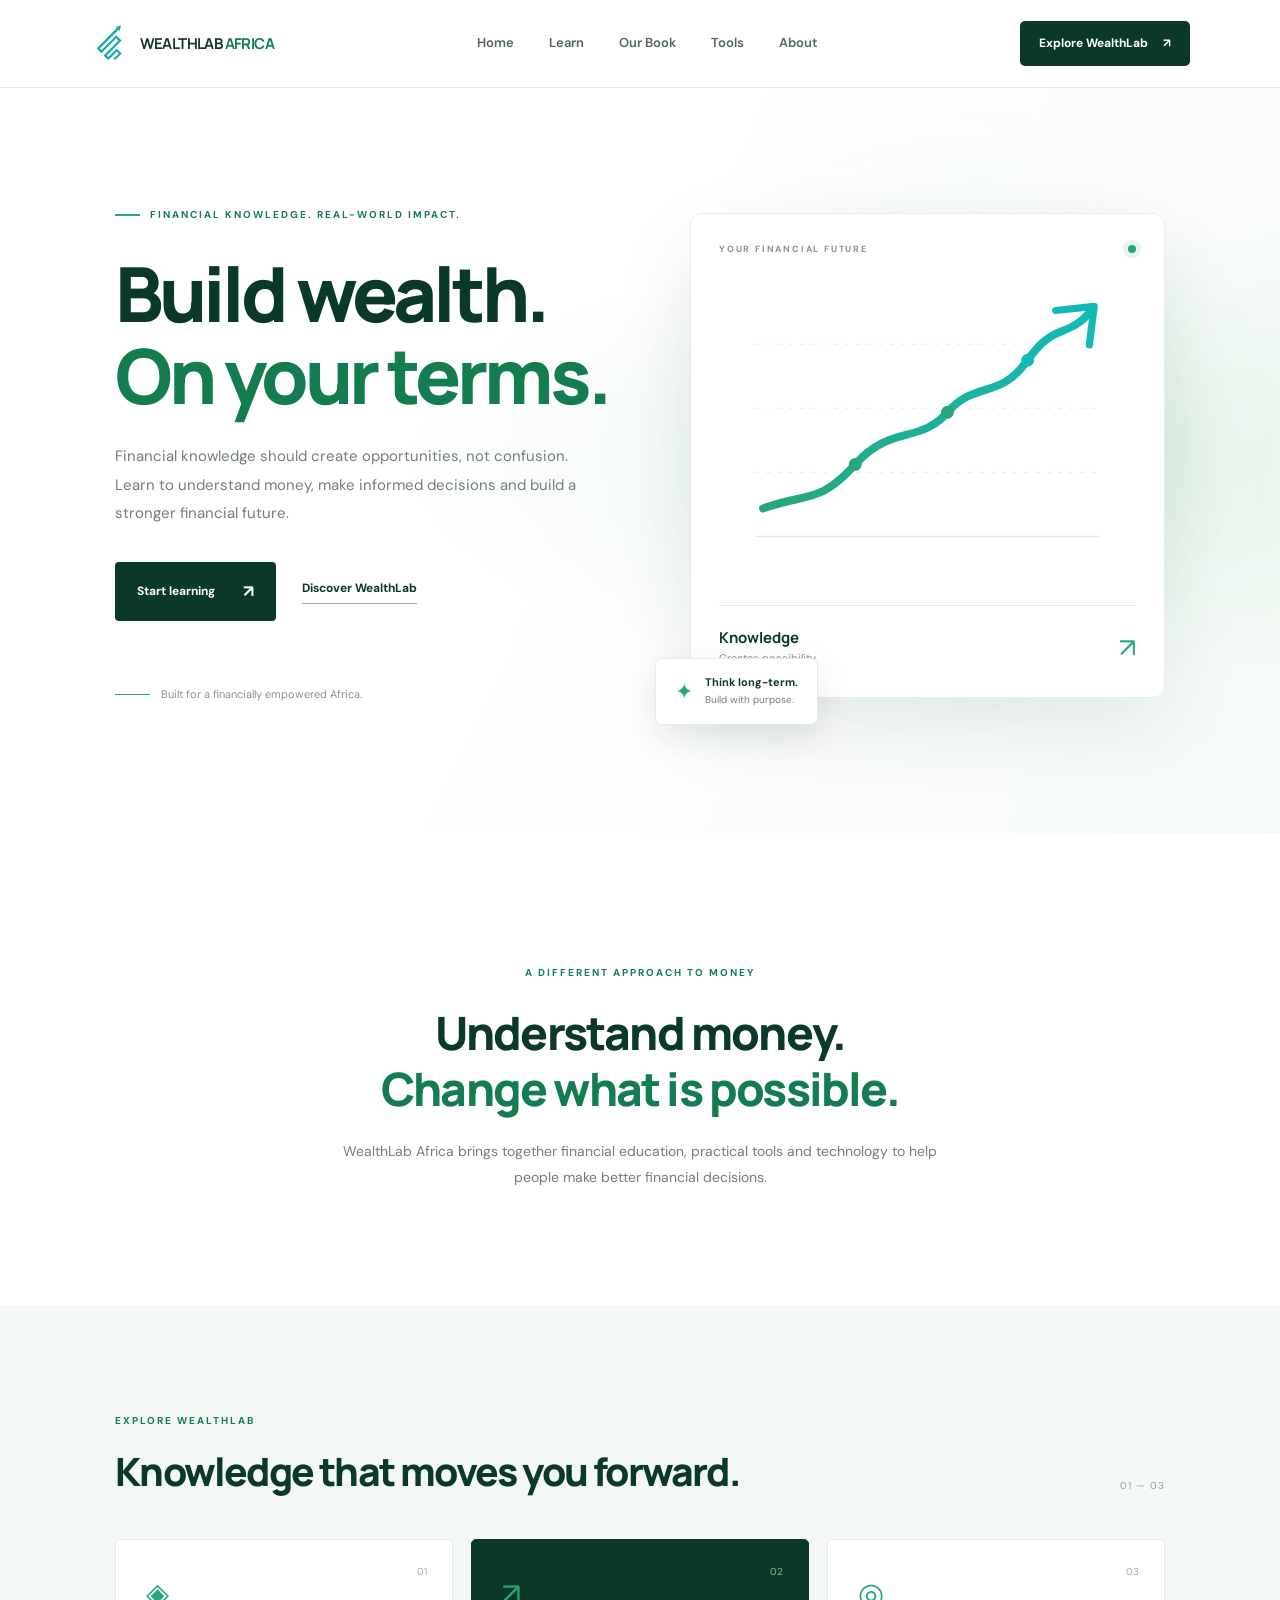
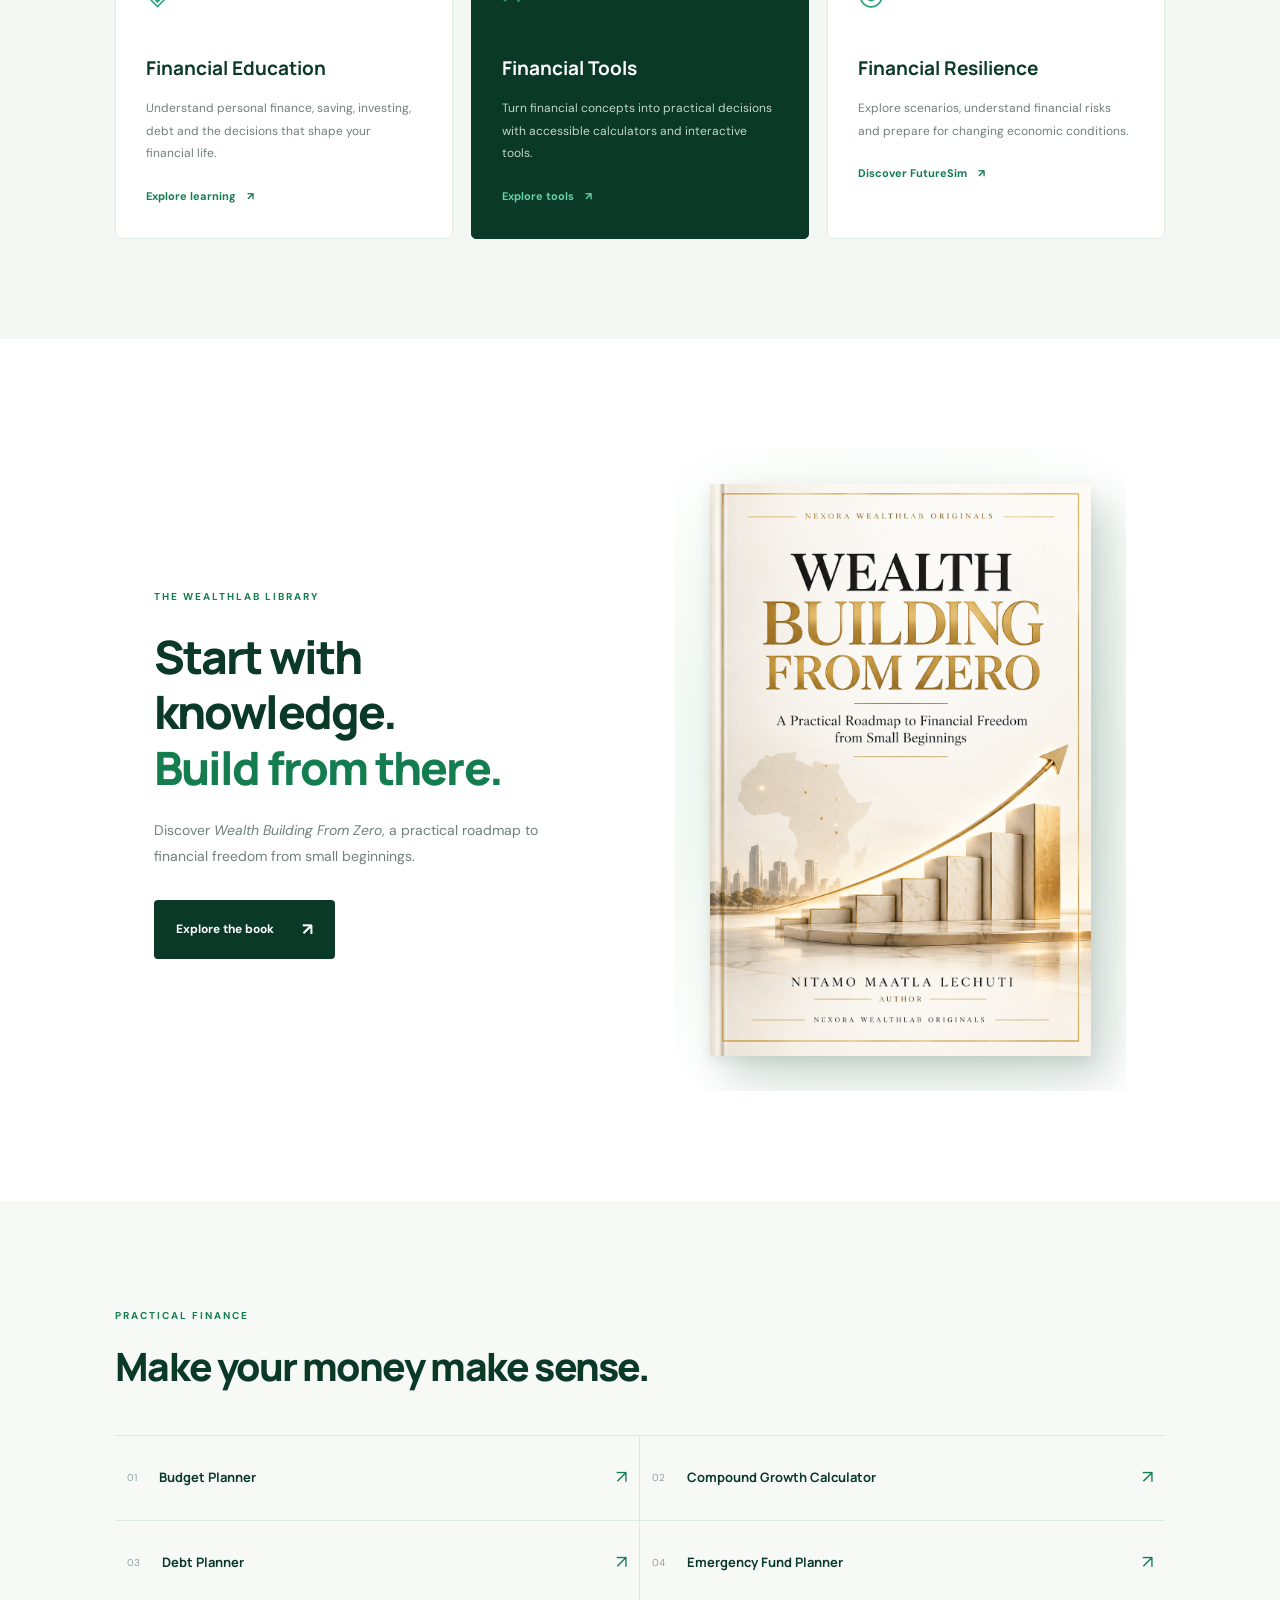
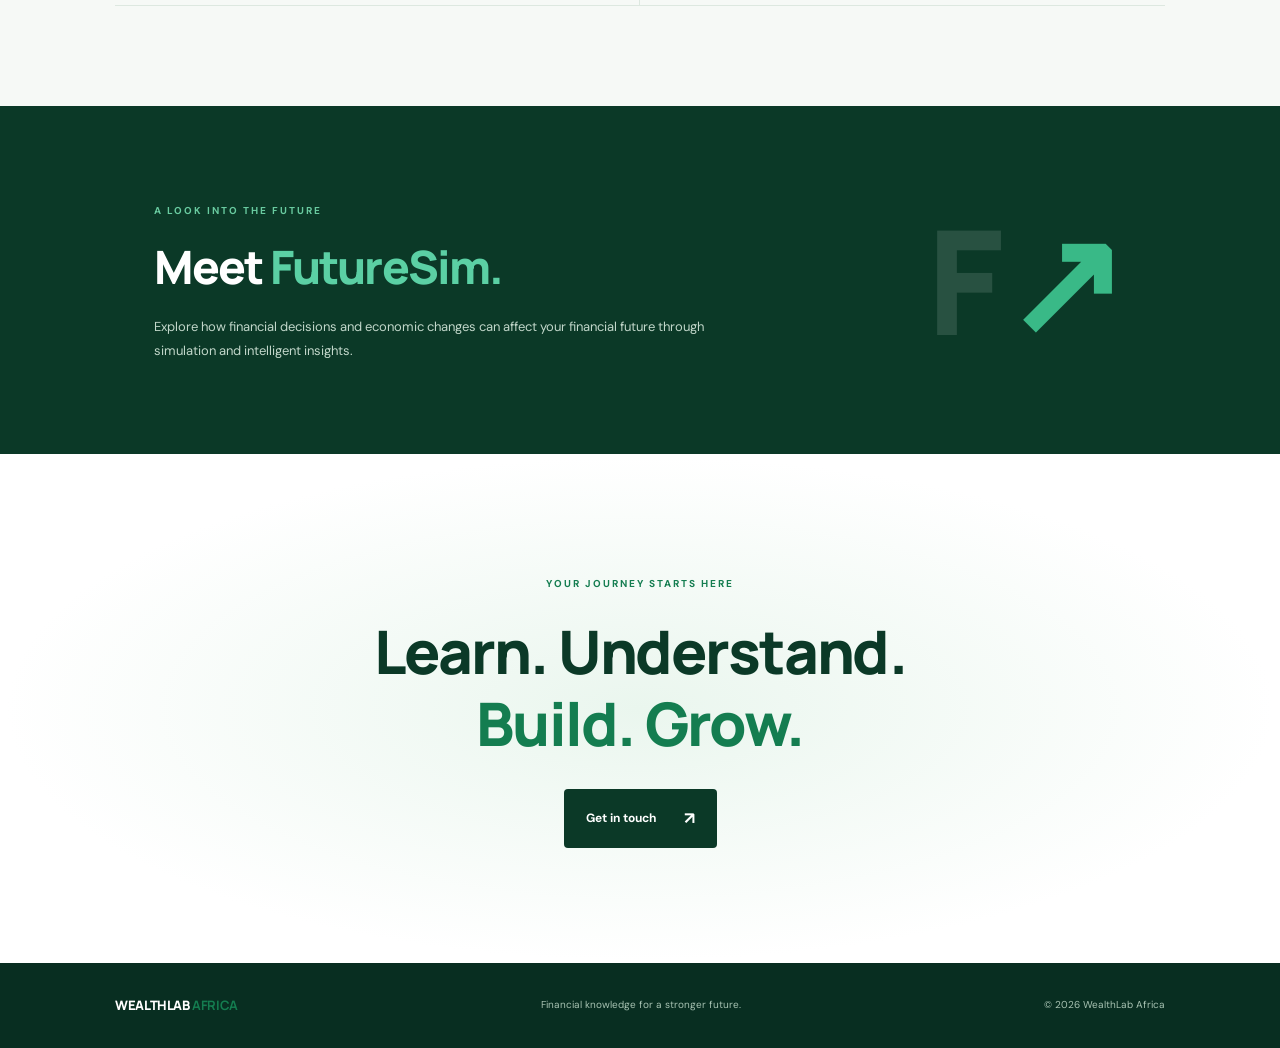
<file: index.html>
<!DOCTYPE html>
<html lang="en">
<head>
  <meta charset="UTF-8">
  <meta name="viewport" content="width=device-width, initial-scale=1.0">
  <meta name="description" content="WealthLab Africa — Learn, understand and build lasting wealth through financial education and technology.">
  <title>WealthLab Africa | Learn. Understand. Build. Grow.</title>
  <link rel="preconnect" href="https://fonts.googleapis.com">
  <link rel="preconnect" href="https://fonts.gstatic.com" crossorigin>
  <link href="https://fonts.googleapis.com/css2?family=DM+Sans:wght@400;500;600;700&family=Manrope:wght@400;500;600;700;800&display=swap" rel="stylesheet">
  <link rel="stylesheet" href="styles.css">
</head>

<body>

  <header class="header">
    <a href="#" class="brand" aria-label="WealthLab Africa home">
      <img
  src="wealthlab-logo.svg"
  alt="WealthLab Africa logo"
  class="brand-mark"
>
      <span>WEALTHLAB <strong>AFRICA</strong></span>
    </a>

    <nav class="nav" id="nav">
      <a href="#home">Home</a>
      <a href="#learn">Learn</a>
      <a href="#book">Our Book</a>
      <a href="#tools">Tools</a>
      <a href="#about">About</a>
    </nav>

    <a href="#learn" class="header-cta">Explore WealthLab <span>↗</span></a>

    <button class="menu-toggle" id="menu-toggle" aria-label="Toggle navigation">☰</button>
  </header>

  <main>

    <section class="hero" id="home">
      <div class="hero-content">
        <div class="eyebrow"><span></span> FINANCIAL KNOWLEDGE. REAL-WORLD IMPACT.</div>

        <h1>Build wealth.<br><span>On your terms.</span></h1>

        <p class="hero-description">
          Financial knowledge should create opportunities, not confusion.
          Learn to understand money, make informed decisions and build
          a stronger financial future.
        </p>

        <div class="hero-actions">
          <a href="#learn" class="primary-button">Start learning <span>↗</span></a>
          <a href="#about" class="secondary-button">Discover WealthLab</a>
        </div>

        <div class="hero-note">
          <span class="note-line"></span>
          Built for a financially empowered Africa.
        </div>
      </div>

      <div class="hero-visual">
        <div class="visual-glow"></div>
        <div class="visual-card">
          <div class="visual-top">
            <span>YOUR FINANCIAL FUTURE</span>
            <span class="visual-dot"></span>
          </div>

          <svg class="growth-visual" viewBox="0 0 520 390" fill="none" xmlns="http://www.w3.org/2000/svg">
            <defs>
              <linearGradient id="growthGradient" x1="70" y1="330" x2="440" y2="50" gradientUnits="userSpaceOnUse">
                <stop stop-color="#28A67A"/>
                <stop offset="1" stop-color="#13B9B5"/>
              </linearGradient>
            </defs>
            <path d="M45 325 H475" stroke="#DCEAE1" stroke-width="2"/>
            <path d="M45 245 H475 M45 165 H475 M45 85 H475" stroke="#E8F0EA" stroke-width="1.5" stroke-dasharray="5 9"/>
            <path d="M55 290 C110 270 125 285 170 235 S250 210 285 170 S350 155 385 105 S435 80 465 42" stroke="url(#growthGradient)" stroke-width="10" stroke-linecap="round"/>
            <path d="M420 43 L468 38 L462 86" stroke="#13B9B5" stroke-width="9" stroke-linecap="round" stroke-linejoin="round"/>
            <circle cx="170" cy="235" r="8" fill="#28A67A"/>
            <circle cx="285" cy="170" r="8" fill="#28A67A"/>
            <circle cx="385" cy="105" r="8" fill="#13B9B5"/>
          </svg>

          <div class="visual-bottom">
            <div>
              <strong>Knowledge</strong>
              <span>Creates possibility</span>
            </div>
            <div class="visual-symbol">↗</div>
          </div>
        </div>

        <div class="floating-label">
          <span class="floating-icon">✦</span>
          <div>
            <strong>Think long-term.</strong>
            <span>Build with purpose.</span>
          </div>
        </div>
      </div>
    </section>

    <section class="intro" id="about">
      <span class="section-label">A DIFFERENT APPROACH TO MONEY</span>
      <h2>Understand money.<br><span>Change what is possible.</span></h2>
      <p>
        WealthLab Africa brings together financial education, practical
        tools and technology to help people make better financial decisions.
      </p>
    </section>

    <section class="learning-section" id="learn">
      <div class="section-heading">
        <div>
          <span class="section-label">EXPLORE WEALTHLAB</span>
          <h2>Knowledge that moves you forward.</h2>
        </div>
        <span class="section-index">01 — 03</span>
      </div>

      <div class="learning-grid">
        <article class="learning-card">
          <span class="card-number">01</span>
          <div class="card-icon">◈</div>
          <h3>Financial Education</h3>
          <p>Understand personal finance, saving, investing, debt and the decisions that shape your financial life.</p>
          <a href="#book">Explore learning <span>↗</span></a>
        </article>

        <article class="learning-card featured-card">
          <span class="card-number">02</span>
          <div class="card-icon">↗</div>
          <h3>Financial Tools</h3>
          <p>Turn financial concepts into practical decisions with accessible calculators and interactive tools.</p>
          <a href="#tools">Explore tools <span>↗</span></a>
        </article>

        <article class="learning-card">
          <span class="card-number">03</span>
          <div class="card-icon">◎</div>
          <h3>Financial Resilience</h3>
          <p>Explore scenarios, understand financial risks and prepare for changing economic conditions.</p>
          <a href="#futuresim">Discover FutureSim <span>↗</span></a>
        </article>
      </div>
    </section>

<section class="book-section" id="book">

  <div class="book-copy">
    <span class="section-label">THE WEALTHLAB LIBRARY</span>

    <h2>
      Start with knowledge.<br>
      <span>Build from there.</span>
    </h2>

    <p>
      Discover <em>Wealth Building From Zero</em>, a practical
      roadmap to financial freedom from small beginnings.
    </p>

    <a href="#contact" class="primary-button">
      Explore the book <span>↗</span>
    </a>
  </div>

  <div class="book-art">
    <img
      src="Wealth%20Building%20From%20Zero.png"
      alt="Wealth Building From Zero by Nitamo Maatla Lechuti — Nexora WealthLab Originals"
      class="book-cover-image"
    >
  </div>

</section>


    <section class="tools-section" id="tools">
      <div class="section-heading">
        <div>
          <span class="section-label">PRACTICAL FINANCE</span>
          <h2>Make your money make sense.</h2>
        </div>
      </div>

       <div class="tools-grid">
    <a href="budget-planner.html" class="tool-item">
        <span>01</span><strong>Budget Planner</strong><span class="tool-arrow">↗</span>
    </a>
    <a href="compound-growth.html" class="tool-item">
        <span>02</span><strong>Compound Growth Calculator</strong><span class="tool-arrow">↗</span>
    </a>
    <a href="debt-planner.html" class="tool-item">
        <span>03</span><strong>Debt Planner</strong><span class="tool-arrow">↗</span>
    </a>
    <a href="emergency-fund.html" class="tool-item">
        <span>04</span><strong>Emergency Fund Planner</strong><span class="tool-arrow">↗</span>
    </a>
</div>
      </div>
    </section>

    <section class="futuresim-section" id="futuresim">
      <div>
        <span class="section-label">A LOOK INTO THE FUTURE</span>
        <h2>Meet <span>FutureSim.</span></h2>
        <p>
          Explore how financial decisions and economic changes can affect
          your financial future through simulation and intelligent insights.
        </p>
      </div>
      <div class="future-mark">F<span>↗</span></div>
    </section>

    <section class="closing-section" id="contact">
      <span class="section-label">YOUR JOURNEY STARTS HERE</span>
      <h2>Learn. Understand.<br><span>Build. Grow.</span></h2>
      <a href="mailto:hello@wealthlabafrica.com" class="primary-button">Get in touch <span>↗</span></a>
    </section>

  </main>

  <footer class="footer">
    <a href="#home" class="footer-brand">WEALTHLAB <strong>AFRICA</strong></a>
    <span>Financial knowledge for a stronger future.</span>
    <span>© <span id="year"></span> WealthLab Africa</span>
  </footer>

 <script src="scripts.js"></script>
</body>
</html>
</file>
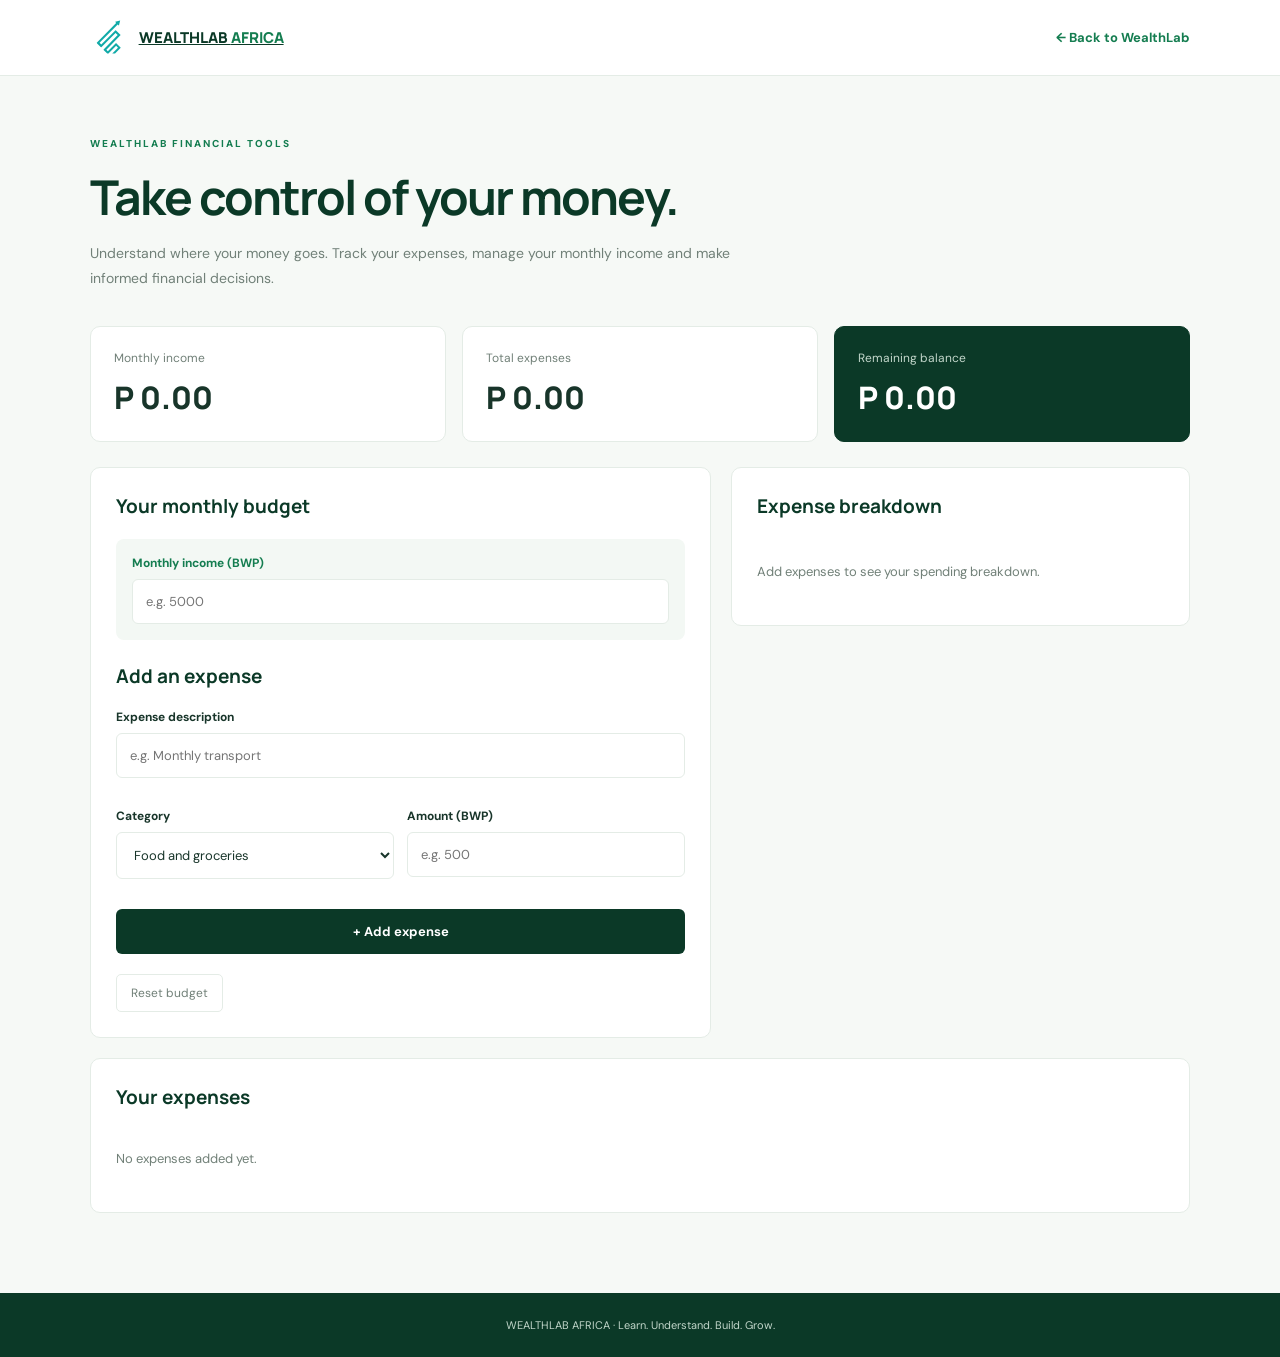
<file: budget-planner.html>
<!DOCTYPE html>
<html lang="en">
<head>
  <meta charset="UTF-8">
  <meta name="viewport" content="width=device-width, initial-scale=1.0">
  <meta name="theme-color" content="#0B3927">
  <title>Budget Planner | WealthLab Africa</title>
  <link rel="preconnect" href="https://fonts.googleapis.com">
  <link rel="preconnect" href="https://fonts.gstatic.com" crossorigin>
  <link href="https://fonts.googleapis.com/css2?family=DM+Sans:wght@400;500;600;700&family=Manrope:wght@400;500;600;700;800&display=swap" rel="stylesheet">

  <style>
    :root {
      --forest: #0B3927;
      --emerald: #147D50;
      --teal: #28A67A;
      --mint: #D9EEE1;
      --soft: #F3F8F4;
      --text: #18352A;
      --muted: #718078;
      --border: #E4ECE6;
      --white: #FFFFFF;
      --red: #C64D4D;
    }

    * { box-sizing: border-box; margin: 0; padding: 0; }

    body {
      font-family: 'DM Sans', sans-serif;
      background: #F6F9F6;
      color: var(--text);
      min-height: 100vh;
    }

    button, input, select { font: inherit; }
    button { cursor: pointer; }

    .header {
      height: 76px;
      padding: 0 7%;
      display: flex;
      justify-content: space-between;
      align-items: center;
      background: white;
      border-bottom: 1px solid var(--border);
    }

    .brand {
      display: flex;
      align-items: center;
      gap: 11px;
      color: var(--forest);
      font-family: Manrope, sans-serif;
      font-size: 15px;
      font-weight: 800;
    }

    .brand img { width: 38px; height: 38px; object-fit: contain; }
    .brand span span { color: var(--emerald); }

    .back-link {
      color: var(--emerald);
      font-size: 13px;
      font-weight: 700;
      text-decoration: none;
    }

    .container {
      width: min(1100px, 90%);
      margin: 55px auto 80px;
    }

    .eyebrow {
      color: var(--emerald);
      font-size: 10px;
      font-weight: 800;
      letter-spacing: 2px;
      text-transform: uppercase;
    }

    h1 {
      font-family: Manrope, sans-serif;
      font-size: clamp(32px, 5vw, 48px);
      letter-spacing: -2px;
      color: var(--forest);
      margin: 12px 0;
    }

    .intro {
      color: var(--muted);
      font-size: 14px;
      line-height: 1.8;
      max-width: 650px;
    }

    .dashboard {
      display: grid;
      grid-template-columns: repeat(3, 1fr);
      gap: 16px;
      margin: 35px 0 25px;
    }

    .summary-card {
      background: white;
      border: 1px solid var(--border);
      border-radius: 10px;
      padding: 23px;
    }

    .summary-card.highlight {
      background: var(--forest);
      border-color: var(--forest);
      color: white;
    }

    .summary-label {
      font-size: 12px;
      color: var(--muted);
    }

    .highlight .summary-label { color: #C2D6CA; }

    .summary-value {
      font-family: Manrope, sans-serif;
      font-size: clamp(23px, 3vw, 31px);
      font-weight: 800;
      margin-top: 10px;
      overflow-wrap: anywhere;
    }

    .workspace {
      display: grid;
      grid-template-columns: 1.15fr .85fr;
      gap: 20px;
      align-items: start;
    }

    .panel {
      background: white;
      border: 1px solid var(--border);
      border-radius: 10px;
      padding: 25px;
      min-width: 0;
    }

    .panel h2 {
      font-family: Manrope, sans-serif;
      font-size: 19px;
      color: var(--forest);
      margin-bottom: 20px;
    }

    .field { margin-bottom: 17px; }

    label {
      display: block;
      font-size: 12px;
      font-weight: 700;
      margin-bottom: 8px;
      color: var(--text);
    }

    input, select {
      width: 100%;
      border: 1px solid var(--border);
      border-radius: 6px;
      padding: 13px;
      background: white;
      color: var(--text);
      outline: none;
      font-size: 13px;
    }

    input:focus, select:focus {
      border-color: var(--teal);
      box-shadow: 0 0 0 3px rgba(40,166,122,.1);
    }

    .expense-form {
      display: grid;
      grid-template-columns: 1fr 1fr;
      gap: 13px;
    }

    .full { grid-column: 1 / -1; }

    .primary-button {
      width: 100%;
      padding: 14px;
      border: none;
      border-radius: 6px;
      background: var(--forest);
      color: white;
      font-weight: 700;
      font-size: 13px;
      transition: .2s;
    }

    .primary-button:hover { background: var(--emerald); }

    .income-box {
      padding: 16px;
      border-radius: 8px;
      background: var(--soft);
      margin-bottom: 23px;
    }

    .income-box label { color: var(--emerald); }

    .expense-list {
      display: flex;
      flex-direction: column;
      gap: 10px;
      margin-top: 15px;
    }

    .expense-row {
      display: flex;
      align-items: center;
      justify-content: space-between;
      gap: 10px;
      padding: 13px 0;
      border-bottom: 1px solid var(--border);
    }

    .expense-name {
      font-size: 13px;
      font-weight: 700;
    }

    .expense-category {
      display: block;
      color: var(--muted);
      font-size: 11px;
      margin-top: 4px;
    }

    .expense-right {
      display: flex;
      align-items: center;
      gap: 12px;
      white-space: nowrap;
    }

    .expense-amount {
      font-size: 13px;
      font-weight: 700;
    }

    .delete-button {
      border: none;
      background: #FCEFEF;
      color: var(--red);
      border-radius: 5px;
      width: 29px;
      height: 29px;
      font-size: 17px;
    }

    .empty {
      color: var(--muted);
      font-size: 13px;
      padding: 20px 0;
    }

    .breakdown { margin-top: 24px; }

    .breakdown h3 {
      font-family: Manrope, sans-serif;
      font-size: 15px;
      margin-bottom: 17px;
    }

    .category-row { margin-bottom: 16px; }

    .category-info {
      display: flex;
      justify-content: space-between;
      gap: 10px;
      font-size: 12px;
      margin-bottom: 7px;
    }

    .bar {
      height: 7px;
      background: #EAF1EC;
      border-radius: 10px;
      overflow: hidden;
    }

    .bar-fill {
      height: 100%;
      background: var(--teal);
      border-radius: 10px;
    }

    .notice {
      display: none;
      padding: 14px;
      margin-top: 18px;
      background: #FFF0F0;
      border: 1px solid #F2D0D0;
      border-radius: 7px;
      color: #A43B3B;
      font-size: 12px;
    }

    .notice.show { display: block; }

    .reset-button {
      margin-top: 20px;
      padding: 10px 14px;
      border: 1px solid var(--border);
      background: white;
      border-radius: 5px;
      color: var(--muted);
      font-size: 12px;
    }

    .footer {
      padding: 25px 7%;
      background: var(--forest);
      color: #C2D6CA;
      font-size: 11px;
      text-align: center;
    }

    @media (max-width: 760px) {
      .dashboard { grid-template-columns: 1fr; }
      .workspace { grid-template-columns: 1fr; }
      .header { padding: 0 5%; }
      .container { margin-top: 35px; }
    }

    @media (max-width: 450px) {
      .expense-form { grid-template-columns: 1fr; }
      .full { grid-column: auto; }
      .panel { padding: 18px; }
    }
  </style>
</head>

<body>

  <header class="header">
    <a href="index.html" class="brand">
      <img src="wealthlab-logo.svg" alt="">
      <span>WEALTHLAB <span>AFRICA</span></span>
    </a>
    <a href="index.html#tools" class="back-link">← Back to WealthLab</a>
  </header>

  <main class="container">

    <span class="eyebrow">WEALTHLAB FINANCIAL TOOLS</span>
    <h1>Take control of your money.</h1>
    <p class="intro">
      Understand where your money goes. Track your expenses,
      manage your monthly income and make informed financial decisions.
    </p>

    <section class="dashboard">
      <div class="summary-card">
        <div class="summary-label">Monthly income</div>
        <div class="summary-value" id="income-display">P 0.00</div>
      </div>

      <div class="summary-card">
        <div class="summary-label">Total expenses</div>
        <div class="summary-value" id="expenses-display">P 0.00</div>
      </div>

      <div class="summary-card highlight">
        <div class="summary-label">Remaining balance</div>
        <div class="summary-value" id="balance-display">P 0.00</div>
      </div>
    </section>

    <section class="workspace">

      <div class="panel">
        <h2>Your monthly budget</h2>

        <div class="income-box">
          <label for="income">Monthly income (BWP)</label>
          <input id="income" type="number" min="0" step="0.01"
                 placeholder="e.g. 5000">
        </div>

        <h2>Add an expense</h2>

        <form id="expense-form" class="expense-form">
          <div class="field full">
            <label for="expense-name">Expense description</label>
            <input id="expense-name" type="text"
                   placeholder="e.g. Monthly transport" required>
          </div>

          <div class="field">
            <label for="expense-category">Category</label>
            <select id="expense-category" required>
              <option value="Food and groceries">Food and groceries</option>
              <option value="Transport">Transport</option>
              <option value="Accommodation">Accommodation</option>
              <option value="Utilities">Utilities</option>
              <option value="Debt repayments">Debt repayments</option>
              <option value="Savings and investments">Savings and investments</option>
              <option value="Personal expenses">Personal expenses</option>
              <option value="Other">Other</option>
            </select>
          </div>

          <div class="field">
            <label for="expense-amount">Amount (BWP)</label>
            <input id="expense-amount" type="number"
                   min="0.01" step="0.01" placeholder="e.g. 500" required>
          </div>

          <button class="primary-button full" type="submit">
            + Add expense
          </button>
        </form>

        <div id="notice" class="notice" role="alert">
          Your expenses are greater than your income. Review your budget.
        </div>

        <button class="reset-button" id="reset-button" type="button">
          Reset budget
        </button>
      </div>

      <div class="panel">
        <h2>Expense breakdown</h2>
        <div id="breakdown" class="breakdown">
          <p class="empty">Add expenses to see your spending breakdown.</p>
        </div>
      </div>

    </section>

    <section class="panel" style="margin-top:20px">
      <h2>Your expenses</h2>
      <div id="expense-list" class="expense-list">
        <p class="empty">No expenses added yet.</p>
      </div>
    </section>

  </main>

  <footer class="footer">
    WEALTHLAB AFRICA · Learn. Understand. Build. Grow.
  </footer>

  <script>
    const incomeInput = document.getElementById('income');
    const expenseForm = document.getElementById('expense-form');
    const expenseList = document.getElementById('expense-list');
    const breakdown = document.getElementById('breakdown');
    const notice = document.getElementById('notice');

    let expenses = [];

    function money(value) {
      return 'P ' + value.toLocaleString('en-BW', {
        minimumFractionDigits: 2,
        maximumFractionDigits: 2
      });
    }

    function updateBudget() {
      const income = Math.max(0, Number(incomeInput.value) || 0);
      const total = expenses.reduce((sum, item) => sum + item.amount, 0);
      const balance = income - total;

      document.getElementById('income-display').textContent = money(income);
      document.getElementById('expenses-display').textContent = money(total);

      const balanceDisplay = document.getElementById('balance-display');
      balanceDisplay.textContent = money(balance);
      balanceDisplay.style.color = balance < 0 ? '#FFAAAA' : '#FFFFFF';

      notice.classList.toggle('show', total > income && total > 0);

      renderExpenses();
      renderBreakdown();
    }

    function renderExpenses() {
      if (expenses.length === 0) {
        expenseList.innerHTML = '<p class="empty">No expenses added yet.</p>';
        return;
      }

      expenseList.innerHTML = expenses.map(item => `
        <div class="expense-row">
          <div>
            <div class="expense-name">${escapeHTML(item.name)}</div>
            <span class="expense-category">${escapeHTML(item.category)}</span>
          </div>
          <div class="expense-right">
            <span class="expense-amount">${money(item.amount)}</span>
            <button class="delete-button" type="button"
              data-delete="${item.id}" aria-label="Delete ${escapeHTML(item.name)}">×</button>
          </div>
        </div>
      `).join('');
    }

    function renderBreakdown() {
      const groups = {};

      expenses.forEach(item => {
        groups[item.category] = (groups[item.category] || 0) + item.amount;
      });

      const total = expenses.reduce((sum, item) => sum + item.amount, 0);

      if (total === 0) {
        breakdown.innerHTML = '<p class="empty">Add expenses to see your spending breakdown.</p>';
        return;
      }

      breakdown.innerHTML = Object.entries(groups)
        .sort((a, b) => b[1] - a[1])
        .map(([category, amount]) => {
          const percentage = (amount / total) * 100;

          return `
            <div class="category-row">
              <div class="category-info">
                <span>${escapeHTML(category)}</span>
                <strong>${money(amount)}</strong>
              </div>
              <div class="bar">
                <div class="bar-fill" style="width:${percentage}%"></div>
              </div>
            </div>
          `;
        }).join('');
    }

    function escapeHTML(value) {
      return String(value).replace(/[&<>"']/g, char => ({
        '&': '&amp;',
        '<': '&lt;',
        '>': '&gt;',
        '"': '&quot;',
        "'": '&#39;'
      })[char]);
    }

    expenseForm.addEventListener('submit', event => {
      event.preventDefault();

      const name = document.getElementById('expense-name').value.trim();
      const category = document.getElementById('expense-category').value;
      const amount = Number(document.getElementById('expense-amount').value);

      if (!name || !Number.isFinite(amount) || amount <= 0) {
        alert('Please enter a description and a valid expense amount.');
        return;
      }

      expenses.push({
        id: Date.now() + Math.random(),
        name,
        category,
        amount
      });

      expenseForm.reset();
      updateBudget();
    });

    expenseList.addEventListener('click', event => {
      const button = event.target.closest('[data-delete]');
      if (!button) return;

      const id = Number(button.dataset.delete);
      expenses = expenses.filter(item => item.id !== id);
      updateBudget();
    });

    incomeInput.addEventListener('input', updateBudget);

    document.getElementById('reset-button').addEventListener('click', () => {
      if (!confirm('Are you sure you want to clear your entire budget?')) return;

      incomeInput.value = '';
      expenses = [];
      expenseForm.reset();
      updateBudget();
    });

    updateBudget();
  </script>

</body>
</html>
</file>
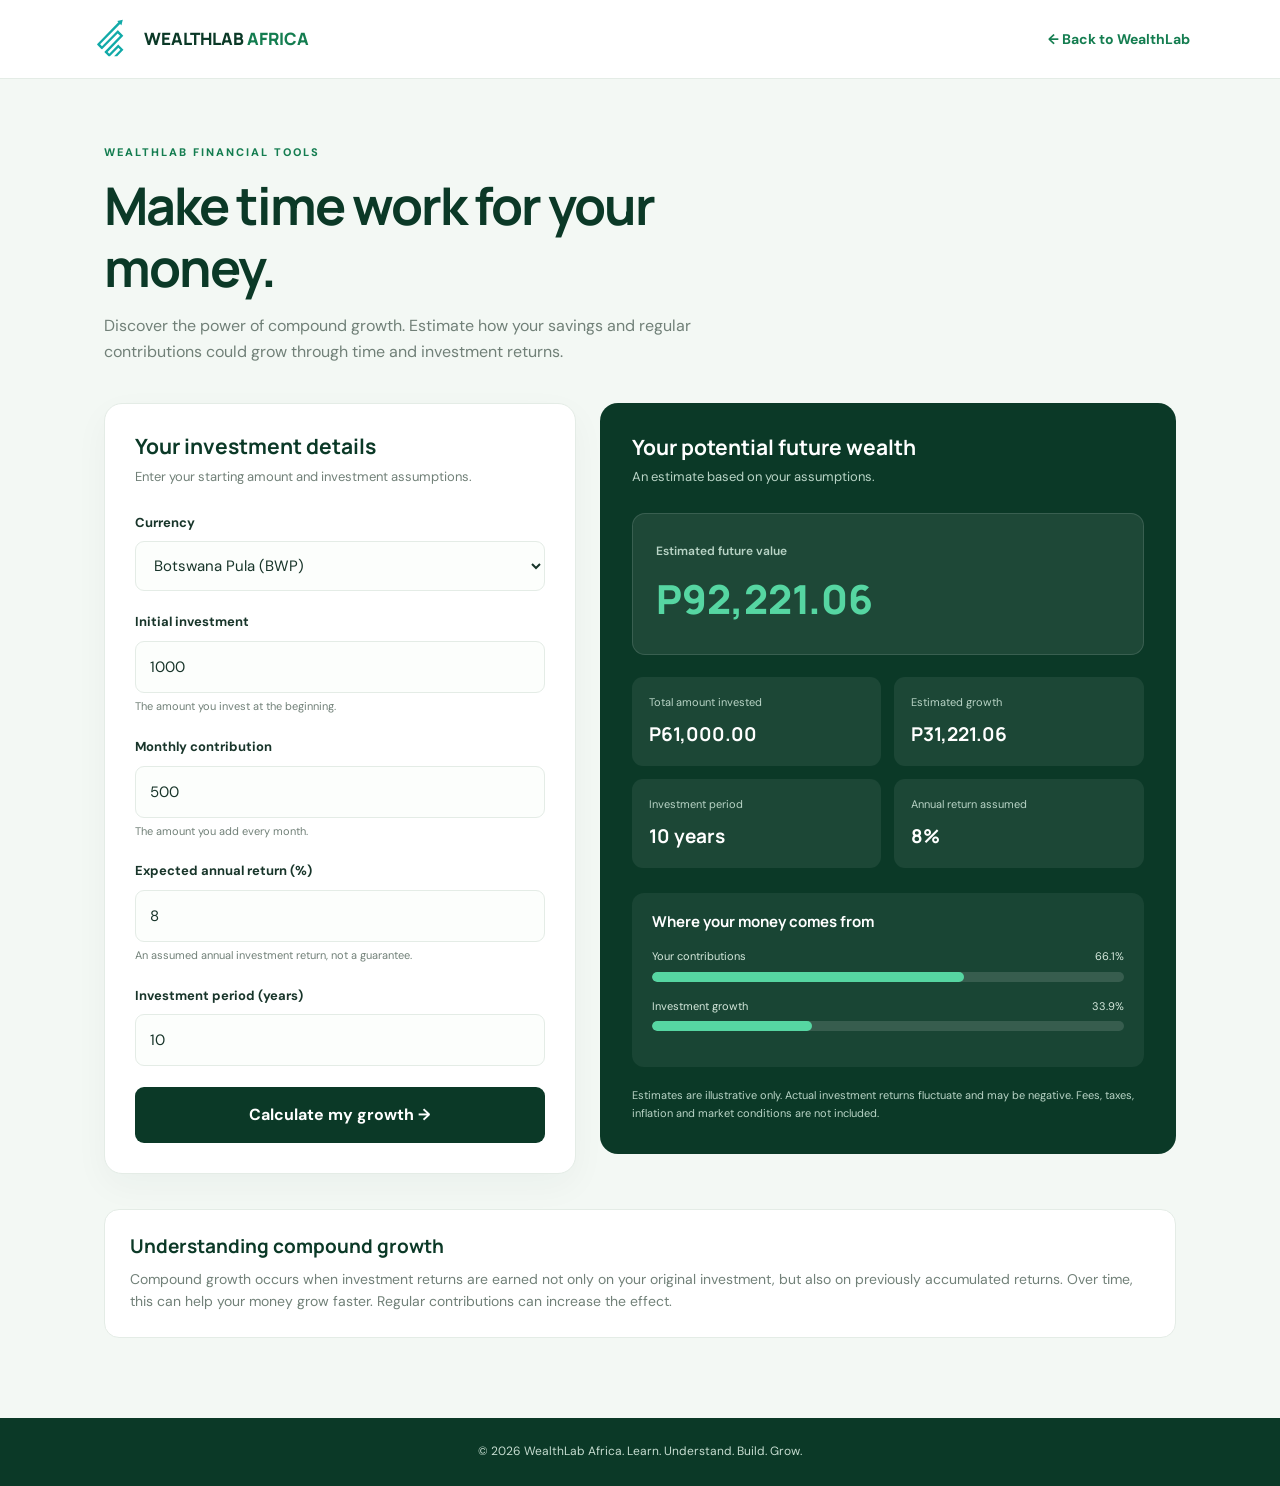
<file: compound-growth.html>
<!DOCTYPE html>
<html lang="en">
<head>
  <meta charset="UTF-8">
  <meta name="viewport" content="width=device-width, initial-scale=1.0">
  <meta name="theme-color" content="#0B3927">
  <title>Compound Growth Calculator | WealthLab Africa</title>

  <link rel="preconnect" href="https://fonts.googleapis.com">
  <link rel="preconnect" href="https://fonts.gstatic.com" crossorigin>
  <link href="https://fonts.googleapis.com/css2?family=DM+Sans:wght@400;500;600;700&family=Manrope:wght@400;500;600;700;800&display=swap" rel="stylesheet">

  <style>
    :root {
      --forest: #0B3927;
      --emerald: #147D50;
      --teal: #28A67A;
      --mint: #D9EEE1;
      --soft: #F3F8F4;
      --white: #FFFFFF;
      --text: #18352A;
      --muted: #718078;
      --border: #E4ECE6;
    }

    * {
      box-sizing: border-box;
      margin: 0;
      padding: 0;
    }

    body {
      font-family: "DM Sans", sans-serif;
      background: var(--soft);
      color: var(--text);
      line-height: 1.6;
    }

    a {
      text-decoration: none;
      color: inherit;
    }

    .header {
      background: white;
      border-bottom: 1px solid var(--border);
      padding: 18px 7%;
      display: flex;
      align-items: center;
      justify-content: space-between;
    }

    .brand {
      display: flex;
      align-items: center;
      gap: 12px;
      font-family: Manrope, sans-serif;
      font-weight: 800;
      font-size: 17px;
      color: var(--forest);
    }

    .brand img {
      width: 42px;
      height: 42px;
      object-fit: contain;
    }

    .brand span span {
      color: var(--emerald);
    }

    .back-link {
      color: var(--emerald);
      font-weight: 700;
      font-size: 14px;
    }

    .container {
      max-width: 1120px;
      margin: auto;
      padding: 65px 24px 80px;
    }

    .intro {
      max-width: 700px;
      margin-bottom: 38px;
    }

    .eyebrow {
      color: var(--emerald);
      font-size: 11px;
      font-weight: 800;
      letter-spacing: 2px;
      text-transform: uppercase;
      margin-bottom: 13px;
    }

    h1, h2, h3 {
      font-family: Manrope, sans-serif;
      color: var(--forest);
      line-height: 1.2;
    }

    h1 {
      font-size: clamp(34px, 5vw, 52px);
      letter-spacing: -2px;
      margin-bottom: 14px;
    }

    .intro p {
      color: var(--muted);
      font-size: 16px;
      max-width: 620px;
    }

    .calculator-layout {
      display: grid;
      grid-template-columns: 0.9fr 1.1fr;
      gap: 24px;
      align-items: start;
    }

    .panel {
      background: white;
      border: 1px solid var(--border);
      border-radius: 18px;
      padding: 30px;
      box-shadow: 0 12px 35px rgba(11, 57, 39, 0.04);
    }

    .panel h2 {
      font-size: 21px;
      margin-bottom: 8px;
    }

    .panel-description {
      color: var(--muted);
      font-size: 13px;
      margin-bottom: 25px;
    }

    .field {
      margin-bottom: 21px;
    }

    .field label {
      display: block;
      font-size: 13px;
      font-weight: 700;
      margin-bottom: 8px;
    }

    .field input,
    .field select {
      width: 100%;
      padding: 13px 14px;
      border: 1px solid var(--border);
      border-radius: 9px;
      background: #FCFEFC;
      color: var(--text);
      font: inherit;
      font-size: 15px;
      outline: none;
    }

    .field input:focus,
    .field select:focus {
      border-color: var(--teal);
      box-shadow: 0 0 0 3px rgba(40, 166, 122, 0.12);
    }

    .hint {
      color: var(--muted);
      font-size: 11px;
      margin-top: 5px;
    }

    .calculate-button {
      width: 100%;
      border: none;
      border-radius: 9px;
      padding: 15px;
      background: var(--forest);
      color: white;
      font: inherit;
      font-weight: 700;
      cursor: pointer;
      transition: 0.2s;
    }

    .calculate-button:hover {
      background: var(--emerald);
      transform: translateY(-1px);
    }

    .results-panel {
      background: var(--forest);
      color: white;
      border-radius: 18px;
      padding: 32px;
    }

    .results-panel h2 {
      color: white;
      font-size: 21px;
      margin-bottom: 7px;
    }

    .results-panel .panel-description {
      color: #B9D4C6;
    }

    .result-main {
      background: rgba(255,255,255,0.08);
      border: 1px solid rgba(255,255,255,0.12);
      border-radius: 13px;
      padding: 23px;
      margin: 22px 0;
    }

    .result-label {
      color: #B9D4C6;
      font-size: 12px;
      font-weight: 600;
    }

    .result-value {
      display: block;
      color: #56D6A2;
      font-family: Manrope, sans-serif;
      font-size: clamp(29px, 4vw, 40px);
      font-weight: 800;
      margin-top: 5px;
      overflow-wrap: anywhere;
    }

    .result-grid {
      display: grid;
      grid-template-columns: 1fr 1fr;
      gap: 13px;
    }

    .result-card {
      background: rgba(255,255,255,0.07);
      border-radius: 11px;
      padding: 17px;
    }

    .result-card span {
      display: block;
      color: #B9D4C6;
      font-size: 11px;
      margin-bottom: 7px;
    }

    .result-card strong {
      font-family: Manrope, sans-serif;
      font-size: 19px;
      overflow-wrap: anywhere;
    }

    .chart-section {
      margin-top: 25px;
      background: rgba(255,255,255,0.06);
      padding: 20px;
      border-radius: 12px;
    }

    .chart-section h3 {
      color: white;
      font-size: 15px;
      margin-bottom: 17px;
    }

    .bar-row {
      margin-bottom: 16px;
    }

    .bar-label {
      display: flex;
      justify-content: space-between;
      gap: 10px;
      color: #D5E8DC;
      font-size: 11px;
      margin-bottom: 6px;
    }

    .bar-track {
      background: rgba(255,255,255,0.13);
      height: 10px;
      border-radius: 20px;
      overflow: hidden;
    }

    .bar-fill {
      height: 100%;
      width: 0;
      background: #56D6A2;
      border-radius: 20px;
      transition: width 0.7s ease;
    }

    .disclaimer {
      color: #B9D4C6;
      font-size: 11px;
      margin-top: 20px;
      line-height: 1.6;
    }

    .explanation {
      margin-top: 35px;
      background: white;
      border: 1px solid var(--border);
      border-radius: 15px;
      padding: 25px;
    }

    .explanation h2 {
      font-size: 19px;
      margin-bottom: 10px;
    }

    .explanation p {
      color: var(--muted);
      font-size: 14px;
    }

    .footer {
      background: var(--forest);
      color: #C6DCD0;
      padding: 24px;
      text-align: center;
      font-size: 12px;
    }

    @media (max-width: 760px) {
      .calculator-layout {
        grid-template-columns: 1fr;
      }

      .container {
        padding-top: 42px;
      }

      .panel,
      .results-panel {
        padding: 23px;
      }

      .header {
        padding: 14px 5%;
      }

      .brand {
        font-size: 14px;
      }
    }

    @media (max-width: 420px) {
      .back-link {
        font-size: 12px;
      }

      .result-grid {
        grid-template-columns: 1fr;
      }
    }
  </style>
</head>

<body>

  <header class="header">
    <a href="index.html" class="brand">
      <img src="wealthlab-logo.svg" alt="WealthLab Africa logo">
      <span>WEALTHLAB <span>AFRICA</span></span>
    </a>

    <a href="index.html#tools" class="back-link">← Back to WealthLab</a>
  </header>

  <main class="container">

    <section class="intro">
      <div class="eyebrow">WEALTHLAB FINANCIAL TOOLS</div>
      <h1>Make time work for your money.</h1>
      <p>
        Discover the power of compound growth. Estimate how your savings
        and regular contributions could grow through time and investment returns.
      </p>
    </section>

    <div class="calculator-layout">

      <section class="panel">
        <h2>Your investment details</h2>
        <p class="panel-description">
          Enter your starting amount and investment assumptions.
        </p>

        <form id="growth-form">

          <div class="field">
            <label for="currency">Currency</label>
            <select id="currency">
              <option value="BWP">Botswana Pula (BWP)</option>
              <option value="USD">US Dollar (USD)</option>
              <option value="ZAR">South African Rand (ZAR)</option>
              <option value="GBP">British Pound (GBP)</option>
              <option value="EUR">Euro (EUR)</option>
            </select>
          </div>

          <div class="field">
            <label for="initial">Initial investment</label>
            <input type="number" id="initial" min="0" step="0.01" value="1000" required>
            <div class="hint">The amount you invest at the beginning.</div>
          </div>

          <div class="field">
            <label for="monthly">Monthly contribution</label>
            <input type="number" id="monthly" min="0" step="0.01" value="500" required>
            <div class="hint">The amount you add every month.</div>
          </div>

          <div class="field">
            <label for="rate">Expected annual return (%)</label>
            <input type="number" id="rate" min="0" max="100" step="0.1" value="8" required>
            <div class="hint">An assumed annual investment return, not a guarantee.</div>
          </div>

          <div class="field">
            <label for="years">Investment period (years)</label>
            <input type="number" id="years" min="1" max="100" step="1" value="10" required>
          </div>

          <button class="calculate-button" type="submit">
            Calculate my growth →
          </button>

        </form>
      </section>

      <section class="results-panel" aria-live="polite">
        <h2>Your potential future wealth</h2>
        <p class="panel-description">An estimate based on your assumptions.</p>

        <div class="result-main">
          <span class="result-label">Estimated future value</span>
          <strong class="result-value" id="future-value">P0.00</strong>
        </div>

        <div class="result-grid">
          <div class="result-card">
            <span>Total amount invested</span>
            <strong id="total-invested">P0.00</strong>
          </div>

          <div class="result-card">
            <span>Estimated growth</span>
            <strong id="total-growth">P0.00</strong>
          </div>

          <div class="result-card">
            <span>Investment period</span>
            <strong id="period">10 years</strong>
          </div>

          <div class="result-card">
            <span>Annual return assumed</span>
            <strong id="return-rate">8%</strong>
          </div>
        </div>

        <div class="chart-section">
          <h3>Where your money comes from</h3>

          <div class="bar-row">
            <div class="bar-label">
              <span>Your contributions</span>
              <span id="contribution-percent">0%</span>
            </div>
            <div class="bar-track">
              <div class="bar-fill" id="contribution-bar"></div>
            </div>
          </div>

          <div class="bar-row">
            <div class="bar-label">
              <span>Investment growth</span>
              <span id="growth-percent">0%</span>
            </div>
            <div class="bar-track">
              <div class="bar-fill" id="growth-bar"></div>
            </div>
          </div>
        </div>

        <p class="disclaimer">
          Estimates are illustrative only. Actual investment returns fluctuate
          and may be negative. Fees, taxes, inflation and market conditions
          are not included.
        </p>
      </section>

    </div>

    <section class="explanation">
      <h2>Understanding compound growth</h2>
      <p>
        Compound growth occurs when investment returns are earned not only
        on your original investment, but also on previously accumulated returns.
        Over time, this can help your money grow faster. Regular contributions
        can increase the effect.
      </p>
    </section>

  </main>

  <footer class="footer">
    © <span id="year"></span> WealthLab Africa. Learn. Understand. Build. Grow.
  </footer>

  <script>
    const form = document.getElementById("growth-form");

    const currencySymbols = {
      BWP: "P",
      USD: "$",
      ZAR: "R",
      GBP: "£",
      EUR: "€"
    };

    function formatMoney(amount, currency) {
      return currencySymbols[currency] +
        amount.toLocaleString("en-US", {
          minimumFractionDigits: 2,
          maximumFractionDigits: 2
        });
    }

    function calculateGrowth(event) {
      if (event) event.preventDefault();

      const initial = Number(document.getElementById("initial").value);
      const monthly = Number(document.getElementById("monthly").value);
      const annualRate = Number(document.getElementById("rate").value);
      const years = Number(document.getElementById("years").value);
      const currency = document.getElementById("currency").value;

      if (
        !Number.isFinite(initial) ||
        !Number.isFinite(monthly) ||
        !Number.isFinite(annualRate) ||
        !Number.isFinite(years) ||
        initial < 0 ||
        monthly < 0 ||
        annualRate < 0 ||
        annualRate > 100 ||
        years < 1 ||
        years > 100 ||
        !Number.isInteger(years)
      ) {
        alert("Please enter valid values. Investment period must be between 1 and 100 whole years.");
        return;
      }

      const months = years * 12;
      const monthlyRate = Math.pow(1 + annualRate / 100, 1 / 12) - 1;

      let balance = initial;

      for (let month = 1; month <= months; month++) {
        balance = balance * (1 + monthlyRate) + monthly;
      }

      const totalInvested = initial + monthly * months;
      const growth = balance - totalInvested;

      const contributionShare = balance > 0
        ? (totalInvested / balance) * 100
        : 0;

      const growthShare = balance > 0
        ? (growth / balance) * 100
        : 0;

      document.getElementById("future-value").textContent =
        formatMoney(balance, currency);

      document.getElementById("total-invested").textContent =
        formatMoney(totalInvested, currency);

      document.getElementById("total-growth").textContent =
        formatMoney(growth, currency);

      document.getElementById("period").textContent =
        years + (years === 1 ? " year" : " years");

      document.getElementById("return-rate").textContent =
        annualRate + "%";

      document.getElementById("contribution-percent").textContent =
        contributionShare.toFixed(1) + "%";

      document.getElementById("growth-percent").textContent =
        growthShare.toFixed(1) + "%";

      document.getElementById("contribution-bar").style.width =
        Math.max(0, Math.min(100, contributionShare)) + "%";

      document.getElementById("growth-bar").style.width =
        Math.max(0, Math.min(100, growthShare)) + "%";
    }

    form.addEventListener("submit", calculateGrowth);

    document.getElementById("currency").addEventListener("change", () => {
      calculateGrowth();
    });

    document.getElementById("year").textContent =
      new Date().getFullYear();

    calculateGrowth();
  </script>

</body>
</html>
</file>
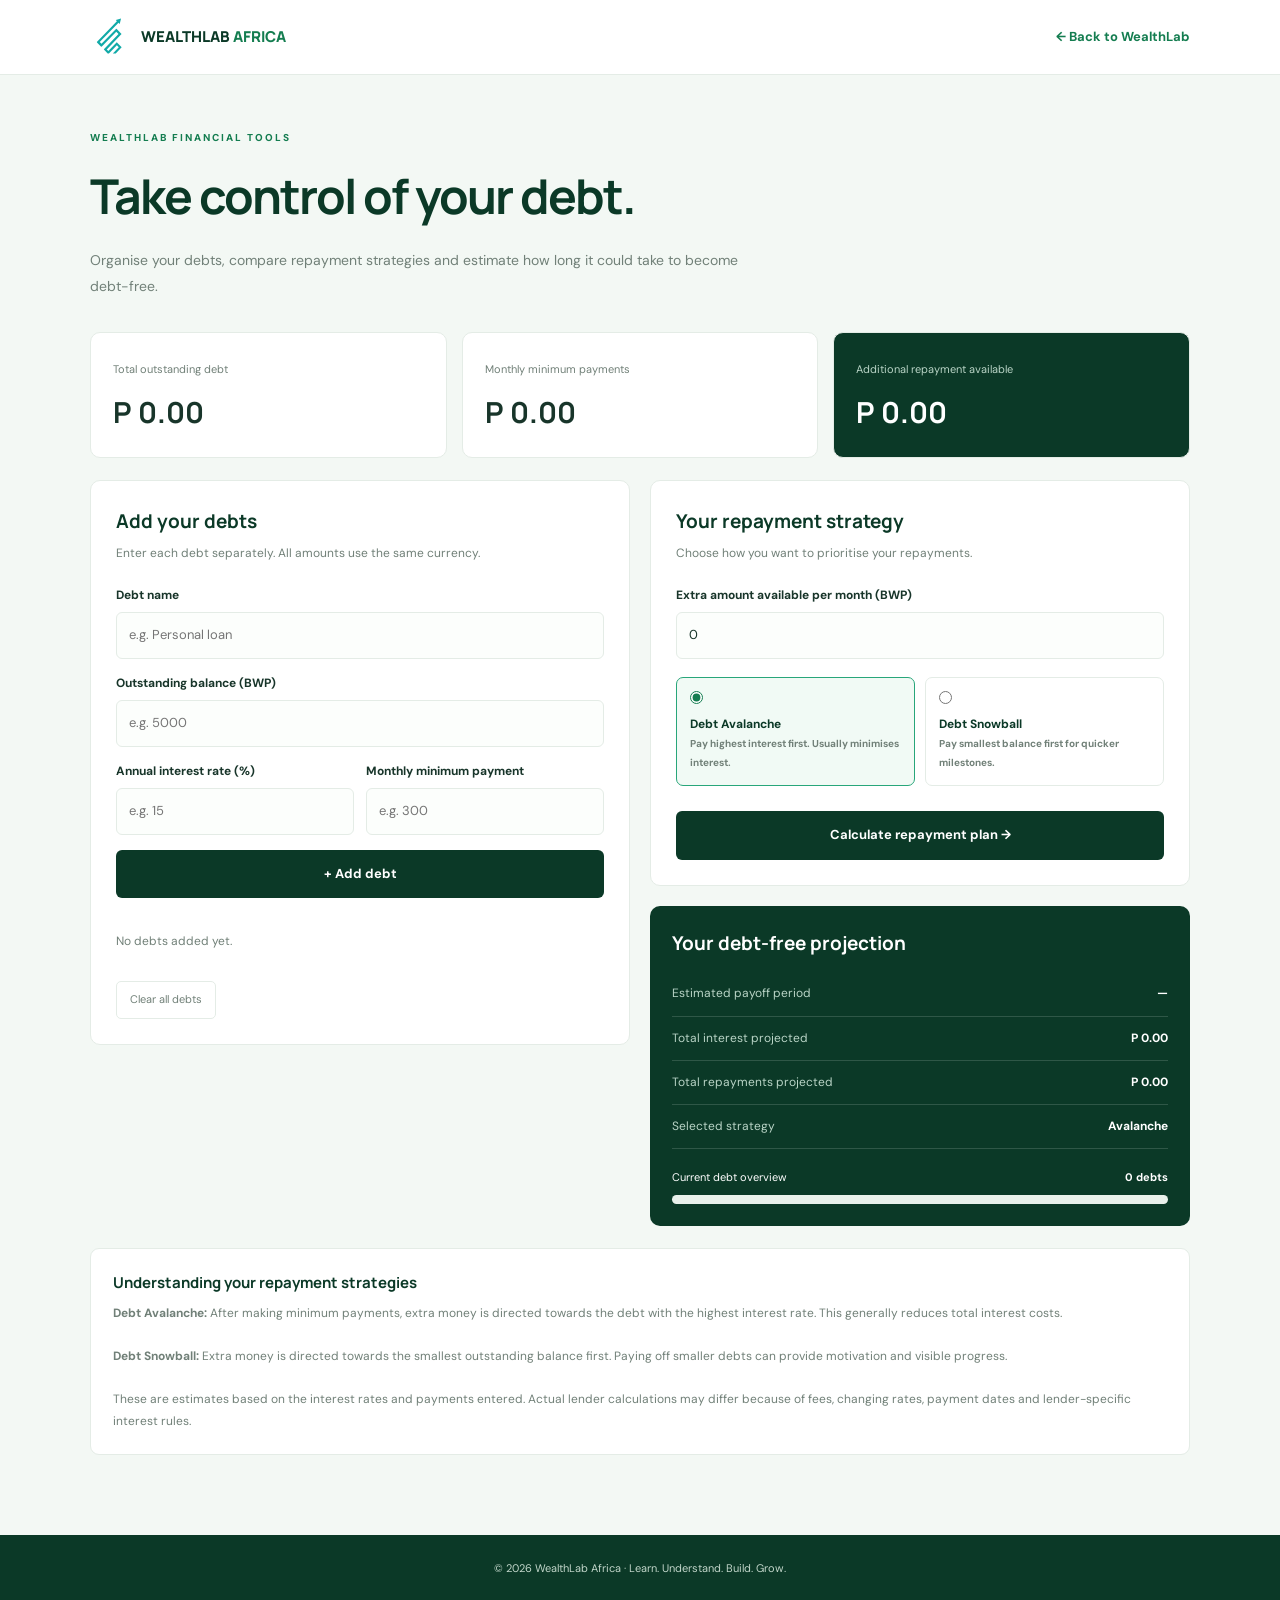
<file: debt-planner.html>
<!DOCTYPE html>
<html lang="en">
<head>
  <meta charset="UTF-8">
  <meta name="viewport" content="width=device-width, initial-scale=1.0">
  <meta name="theme-color" content="#0B3927">
  <title>Debt Planner | WealthLab Africa</title>
  <link rel="preconnect" href="https://fonts.googleapis.com">
  <link rel="preconnect" href="https://fonts.gstatic.com" crossorigin>
  <link href="https://fonts.googleapis.com/css2?family=DM+Sans:wght@400;500;600;700&family=Manrope:wght@400;500;600;700;800&display=swap" rel="stylesheet">

  <style>
    :root {
      --forest:#0B3927;
      --emerald:#147D50;
      --teal:#28A67A;
      --mint:#D9EEE1;
      --soft:#F3F8F4;
      --text:#18352A;
      --muted:#718078;
      --border:#E4ECE6;
      --red:#C64D4D;
    }

    * { box-sizing:border-box; margin:0; padding:0; }

    body {
      font-family:'DM Sans',sans-serif;
      background:var(--soft);
      color:var(--text);
      line-height:1.6;
    }

    button,input,select { font:inherit; }

    .header {
      background:white;
      border-bottom:1px solid var(--border);
      padding:17px 7%;
      display:flex;
      justify-content:space-between;
      align-items:center;
    }

    .brand {
      display:flex;
      align-items:center;
      gap:11px;
      color:var(--forest);
      font-family:Manrope,sans-serif;
      font-weight:800;
      font-size:15px;
      text-decoration:none;
    }

    .brand img { width:40px;height:40px;object-fit:contain; }
    .brand span span { color:var(--emerald); }

    .back-link {
      color:var(--emerald);
      font-size:13px;
      font-weight:700;
      text-decoration:none;
    }

    .container {
      width:min(1100px,90%);
      margin:55px auto 80px;
    }

    .eyebrow {
      color:var(--emerald);
      font-size:10px;
      letter-spacing:2px;
      font-weight:800;
    }

    h1,h2,h3 { font-family:Manrope,sans-serif; }

    h1 {
      color:var(--forest);
      font-size:clamp(34px,5vw,48px);
      letter-spacing:-2px;
      margin:12px 0;
    }

    .intro {
      color:var(--muted);
      max-width:680px;
      font-size:14px;
      line-height:1.9;
    }

    .summary {
      display:grid;
      grid-template-columns:repeat(3,1fr);
      gap:15px;
      margin:32px 0 22px;
    }

    .summary-card {
      background:white;
      border:1px solid var(--border);
      border-radius:10px;
      padding:22px;
    }

    .summary-card.highlight {
      background:var(--forest);
      color:white;
    }

    .summary-card span {
      font-size:11px;
      color:var(--muted);
    }

    .summary-card.highlight span { color:#B9D4C6; }

    .summary-card strong {
      display:block;
      font-family:Manrope,sans-serif;
      font-size:clamp(21px,3vw,29px);
      margin-top:8px;
      overflow-wrap:anywhere;
    }

    .workspace {
      display:grid;
      grid-template-columns:1fr 1fr;
      gap:20px;
      align-items:start;
    }

    .panel {
      background:white;
      border:1px solid var(--border);
      border-radius:10px;
      padding:25px;
      min-width:0;
    }

    .panel h2 {
      color:var(--forest);
      font-size:19px;
      margin-bottom:8px;
    }

    .description {
      color:var(--muted);
      font-size:12px;
      margin-bottom:22px;
    }

    .field { margin-bottom:15px; }

    label {
      display:block;
      font-size:12px;
      font-weight:700;
      margin-bottom:7px;
    }

    input,select {
      width:100%;
      border:1px solid var(--border);
      border-radius:6px;
      padding:12px;
      background:#FCFEFC;
      color:var(--text);
      outline:none;
      font-size:13px;
    }

    input:focus,select:focus {
      border-color:var(--teal);
      box-shadow:0 0 0 3px rgba(40,166,122,.1);
    }

    .two-columns {
      display:grid;
      grid-template-columns:1fr 1fr;
      gap:12px;
    }

    .primary-button {
      width:100%;
      border:0;
      border-radius:6px;
      background:var(--forest);
      color:white;
      padding:14px;
      font-size:13px;
      font-weight:700;
      cursor:pointer;
      transition:.2s;
    }

    .primary-button:hover { background:var(--emerald); }

    .secondary-button {
      border:1px solid var(--border);
      background:white;
      color:var(--muted);
      padding:9px 13px;
      border-radius:5px;
      font-size:11px;
      cursor:pointer;
    }

    .debt-list {
      margin-top:20px;
      display:flex;
      flex-direction:column;
      gap:10px;
    }

    .debt-item {
      border:1px solid var(--border);
      padding:13px;
      border-radius:7px;
      display:flex;
      justify-content:space-between;
      align-items:center;
      gap:10px;
    }

    .debt-name { font-size:13px;font-weight:700; }
    .debt-details { color:var(--muted);font-size:10px;margin-top:4px; }
    .debt-right { text-align:right;white-space:nowrap; }
    .debt-amount { font-weight:700;font-size:13px; }

    .delete-button {
      display:block;
      margin:5px 0 0 auto;
      border:0;
      background:none;
      color:var(--red);
      font-size:11px;
      cursor:pointer;
    }

    .strategy-options {
      display:grid;
      grid-template-columns:1fr 1fr;
      gap:10px;
      margin:18px 0;
    }

    .strategy-option {
      border:1px solid var(--border);
      padding:13px;
      border-radius:7px;
      cursor:pointer;
      background:white;
    }

    .strategy-option:has(input:checked) {
      border-color:var(--teal);
      background:#F1FAF5;
    }

    .strategy-option input {
      width:auto;
      margin-right:6px;
      accent-color:var(--emerald);
    }

    .strategy-option strong {
      display:block;
      font-size:12px;
      color:var(--forest);
      margin-top:5px;
    }

    .strategy-option small {
      color:var(--muted);
      font-size:10px;
    }

    .results {
      margin-top:20px;
      padding:22px;
      background:var(--forest);
      color:white;
      border-radius:10px;
    }

    .results h2 { color:white;font-size:19px;margin-bottom:14px; }

    .result-line {
      display:flex;
      justify-content:space-between;
      gap:12px;
      padding:12px 0;
      border-bottom:1px solid rgba(255,255,255,.15);
      font-size:12px;
    }

    .result-line span { color:#B9D4C6; }
    .result-line strong { text-align:right; }

    .progress-section { margin-top:20px; }

    .progress-heading {
      display:flex;
      justify-content:space-between;
      font-size:11px;
      margin-bottom:8px;
    }

    .progress-track {
      height:9px;
      background:#E9F1EB;
      border-radius:20px;
      overflow:hidden;
    }

    .progress-fill {
      height:100%;
      width:0;
      background:var(--teal);
      border-radius:20px;
      transition:width .5s;
    }

    .message {
      margin-top:15px;
      padding:13px;
      border-radius:6px;
      font-size:12px;
      background:#FFF5E8;
      color:#8A5A19;
    }

    .message.error {
      background:#FFF0F0;
      color:#A43B3B;
    }

    .message.success {
      background:#EAF7EF;
      color:var(--emerald);
    }

    .empty {
      color:var(--muted);
      font-size:12px;
      padding:14px 0;
    }

    .method-note {
      margin-top:22px;
      padding:22px;
      background:white;
      border:1px solid var(--border);
      border-radius:9px;
    }

    .method-note h3 {
      color:var(--forest);
      font-size:15px;
      margin-bottom:8px;
    }

    .method-note p {
      color:var(--muted);
      font-size:12px;
      line-height:1.8;
    }

    .footer {
      background:var(--forest);
      color:#C2D6CA;
      text-align:center;
      padding:25px;
      font-size:11px;
    }

    @media(max-width:760px) {
      .summary { grid-template-columns:1fr; }
      .workspace { grid-template-columns:1fr; }
      .container { margin-top:35px; }
      .header { padding:14px 5%; }
    }

    @media(max-width:420px) {
      .two-columns { grid-template-columns:1fr; }
      .strategy-options { grid-template-columns:1fr; }
      .panel { padding:18px; }
    }
  </style>
</head>

<body>

<header class="header">
  <a href="index.html" class="brand">
    <img src="wealthlab-logo.svg" alt="">
    <span>WEALTHLAB <span>AFRICA</span></span>
  </a>
  <a href="index.html#tools" class="back-link">← Back to WealthLab</a>
</header>

<main class="container">

  <div class="eyebrow">WEALTHLAB FINANCIAL TOOLS</div>
  <h1>Take control of your debt.</h1>
  <p class="intro">
    Organise your debts, compare repayment strategies and estimate
    how long it could take to become debt-free.
  </p>

  <section class="summary">
    <div class="summary-card">
      <span>Total outstanding debt</span>
      <strong id="total-debt">P 0.00</strong>
    </div>
    <div class="summary-card">
      <span>Monthly minimum payments</span>
      <strong id="minimum-total">P 0.00</strong>
    </div>
    <div class="summary-card highlight">
      <span>Additional repayment available</span>
      <strong id="extra-display">P 0.00</strong>
    </div>
  </section>

  <section class="workspace">

    <div class="panel">
      <h2>Add your debts</h2>
      <p class="description">Enter each debt separately. All amounts use the same currency.</p>

      <form id="debt-form">
        <div class="field">
          <label for="debt-name">Debt name</label>
          <input id="debt-name" type="text" placeholder="e.g. Personal loan" required>
        </div>

        <div class="field">
          <label for="debt-balance">Outstanding balance (BWP)</label>
          <input id="debt-balance" type="number" min="0.01" step="0.01" placeholder="e.g. 5000" required>
        </div>

        <div class="two-columns">
          <div class="field">
            <label for="debt-rate">Annual interest rate (%)</label>
            <input id="debt-rate" type="number" min="0" max="100" step="0.01" placeholder="e.g. 15" required>
          </div>
          <div class="field">
            <label for="debt-minimum">Monthly minimum payment</label>
            <input id="debt-minimum" type="number" min="0.01" step="0.01" placeholder="e.g. 300" required>
          </div>
        </div>

        <button type="submit" class="primary-button">+ Add debt</button>
      </form>

      <div class="debt-list" id="debt-list">
        <p class="empty">No debts added yet.</p>
      </div>

      <button type="button" class="secondary-button" id="clear-debts" style="margin-top:16px">
        Clear all debts
      </button>
    </div>

    <div>
      <section class="panel">
        <h2>Your repayment strategy</h2>
        <p class="description">Choose how you want to prioritise your repayments.</p>

        <div class="field">
          <label for="extra-payment">Extra amount available per month (BWP)</label>
          <input type="number" id="extra-payment" min="0" step="0.01" value="0">
        </div>

        <div class="strategy-options">
          <label class="strategy-option">
            <input type="radio" name="strategy" value="avalanche" checked>
            <strong>Debt Avalanche</strong>
            <small>Pay highest interest first. Usually minimises interest.</small>
          </label>

          <label class="strategy-option">
            <input type="radio" name="strategy" value="snowball">
            <strong>Debt Snowball</strong>
            <small>Pay smallest balance first for quicker milestones.</small>
          </label>
        </div>

        <button class="primary-button" type="button" id="calculate">
          Calculate repayment plan →
        </button>

        <div id="feedback" class="message" style="display:none" role="status"></div>
      </section>

      <section class="results" aria-live="polite">
        <h2>Your debt-free projection</h2>

        <div class="result-line">
          <span>Estimated payoff period</span>
          <strong id="payoff-period">—</strong>
        </div>

        <div class="result-line">
          <span>Total interest projected</span>
          <strong id="projected-interest">P 0.00</strong>
        </div>

        <div class="result-line">
          <span>Total repayments projected</span>
          <strong id="projected-total">P 0.00</strong>
        </div>

        <div class="result-line">
          <span>Selected strategy</span>
          <strong id="selected-strategy">Avalanche</strong>
        </div>

        <div class="progress-section">
          <div class="progress-heading">
            <span>Current debt overview</span>
            <strong id="debt-count">0 debts</strong>
          </div>
          <div class="progress-track">
            <div class="progress-fill" id="progress-fill"></div>
          </div>
        </div>
      </section>
    </div>

  </section>

  <section class="method-note">
    <h3>Understanding your repayment strategies</h3>
    <p>
      <strong>Debt Avalanche:</strong> After making minimum payments,
      extra money is directed towards the debt with the highest interest rate.
      This generally reduces total interest costs.
      <br><br>
      <strong>Debt Snowball:</strong> Extra money is directed towards the
      smallest outstanding balance first. Paying off smaller debts can
      provide motivation and visible progress.
      <br><br>
      These are estimates based on the interest rates and payments entered.
      Actual lender calculations may differ because of fees, changing rates,
      payment dates and lender-specific interest rules.
    </p>
  </section>

</main>

<footer class="footer">
  © <span id="year"></span> WealthLab Africa · Learn. Understand. Build. Grow.
</footer>

<script>
  const debts = [];
  const form = document.getElementById("debt-form");
  const feedback = document.getElementById("feedback");

  function money(value) {
    return "P " + value.toLocaleString("en-BW", {
      minimumFractionDigits: 2,
      maximumFractionDigits: 2
    });
  }

  function showMessage(message, type = "") {
    feedback.textContent = message;
    feedback.className = "message " + type;
    feedback.style.display = "block";
  }

  function updateSummary() {
    const total = debts.reduce((sum, debt) => sum + debt.balance, 0);
    const minimum = debts.reduce((sum, debt) => sum + debt.minimum, 0);
    const extra = Math.max(0, Number(document.getElementById("extra-payment").value) || 0);

    document.getElementById("total-debt").textContent = money(total);
    document.getElementById("minimum-total").textContent = money(minimum);
    document.getElementById("extra-display").textContent = money(extra);
    document.getElementById("debt-count").textContent =
      debts.length + (debts.length === 1 ? " debt" : " debts");

    const list = document.getElementById("debt-list");

    if (debts.length === 0) {
      list.innerHTML = '<p class="empty">No debts added yet.</p>';
      return;
    }

    list.innerHTML = debts.map(debt => `
      <div class="debt-item">
        <div>
          <div class="debt-name">${escapeHTML(debt.name)}</div>
          <div class="debt-details">${debt.rate}% annual interest · Minimum ${money(debt.minimum)}</div>
        </div>
        <div class="debt-right">
          <div class="debt-amount">${money(debt.balance)}</div>
          <button class="delete-button" data-remove="${debt.id}" type="button">Remove</button>
        </div>
      </div>
    `).join('');
  }

  function escapeHTML(value) {
    return String(value).replace(/[&<>"']/g, char => ({
      "&":"&amp;",
      "<":"&lt;",
      ">":"&gt;",
      '"':"&quot;",
      "'":"&#39;"
    })[char]);
  }

  form.addEventListener("submit", event => {
    event.preventDefault();

    const name = document.getElementById("debt-name").value.trim();
    const balance = Number(document.getElementById("debt-balance").value);
    const rate = Number(document.getElementById("debt-rate").value);
    const minimum = Number(document.getElementById("debt-minimum").value);

    if (!name || !Number.isFinite(balance) || !Number.isFinite(rate) ||
        !Number.isFinite(minimum) || balance <= 0 || rate < 0 ||
        rate > 100 || minimum <= 0) {
      showMessage("Please enter valid debt details. Minimum payments and balances must be positive, and interest rates must be between 0% and 100%.", "error");
      return;
    }

    if (minimum > balance * (1 + rate / 1200)) {
      showMessage("Your minimum payment is unusually high compared with this balance and interest rate. Please check your entry.", "error");
      return;
    }

    debts.push({
      id: Date.now() + Math.random(),
      name,
      balance,
      rate,
      minimum
    });

    form.reset();
    updateSummary();
    showMessage("Debt added successfully. Add another debt or calculate your repayment plan.", "success");
  });

  document.getElementById("debt-list").addEventListener("click", event => {
    const button = event.target.closest("[data-remove]");
    if (!button) return;

    const id = Number(button.dataset.remove);
    const index = debts.findIndex(debt => debt.id === id);

    if (index !== -1) debts.splice(index, 1);

    updateSummary();
    showMessage("Debt removed from your plan.", "success");
  });

  document.getElementById("extra-payment").addEventListener("input", updateSummary);

  document.getElementById("clear-debts").addEventListener("click", () => {
    if (!confirm("Clear all debts from this planner?")) return;

    debts.length = 0;
    updateSummary();
    document.getElementById("payoff-period").textContent = "—";
    document.getElementById("projected-interest").textContent = money(0);
    document.getElementById("projected-total").textContent = money(0);
    document.getElementById("progress-fill").style.width = "0%";
    showMessage("All debts cleared.", "success");
  });

  function simulate(strategy, extra) {
    const accounts = debts.map(debt => ({
      ...debt,
      current: debt.balance
    }));

    const initialTotal = accounts.reduce((sum, debt) => sum + debt.current, 0);
    const monthlyBudget = accounts.reduce((sum, debt) => sum + debt.minimum, 0) + extra;

    let totalInterest = 0;
    let months = 0;
    let previousTotal = initialTotal;
    const maxMonths = 1200;

    while (accounts.some(debt => debt.current > 0.005) && months < maxMonths) {
      months++;

      let interestThisMonth = 0;

      accounts.forEach(debt => {
        if (debt.current <= 0.005) return;
        const interest = debt.current * (debt.rate / 1200);
        debt.current += interest;
        interestThisMonth += interest;
      });

      totalInterest += interestThisMonth;

      let available = monthlyBudget;

      // Pay every active debt its minimum, capped at its current balance.
      accounts.forEach(debt => {
        if (debt.current <= 0.005) return;

        const payment = Math.min(debt.minimum, debt.current, available);
        debt.current -= payment;
        available -= payment;
      });

      // Direct remaining budget to the chosen priority debt.
      const ordered = accounts
        .filter(debt => debt.current > 0.005)
        .sort((a, b) => strategy === "avalanche"
          ? b.rate - a.rate || a.current - b.current
          : a.current - b.current || b.rate - a.rate);

      for (const debt of ordered) {
        if (available <= 0.005) break;

        const payment = Math.min(debt.current, available);
        debt.current -= payment;
        available -= payment;
      }

      const currentTotal = accounts.reduce((sum, debt) => sum + debt.current, 0);

      if (currentTotal >= previousTotal - 0.005 && currentTotal > 0.005) {
        return {
          possible: false,
          reason: "Your monthly repayment budget is not enough to reduce the debt. Increase your payments or review the interest rates."
        };
      }

      previousTotal = currentTotal;
    }

    if (months >= maxMonths) {
      return {
        possible: false,
        reason: "The repayment period is too long to estimate reliably with these inputs."
      };
    }

    return {
      possible: true,
      months,
      interest: totalInterest,
      total: initialTotal + totalInterest
    };
  }

  document.getElementById("calculate").addEventListener("click", () => {
    if (debts.length === 0) {
      showMessage("Please add at least one debt before calculating.", "error");
      return;
    }

    const extra = Number(document.getElementById("extra-payment").value);
    if (!Number.isFinite(extra) || extra < 0) {
      showMessage("Please enter a valid additional monthly payment.", "error");
      return;
    }

    const strategy = document.querySelector('input[name="strategy"]:checked').value;
    const result = simulate(strategy, extra);

    document.getElementById("selected-strategy").textContent =
      strategy === "avalanche" ? "Debt Avalanche" : "Debt Snowball";

    if (!result.possible) {
      document.getElementById("payoff-period").textContent = "Not achievable";
      document.getElementById("projected-interest").textContent = "—";
      document.getElementById("projected-total").textContent = "—";
      showMessage(result.reason, "error");
      return;
    }

    const years = Math.floor(result.months / 12);
    const months = result.months % 12;

    let duration = "";
    if (years > 0) duration += years + (years === 1 ? " year " : " years ");
    if (months > 0) duration += months + (months === 1 ? " month" : " months");
    if (!duration) duration = "Less than one month";

    document.getElementById("payoff-period").textContent = duration.trim();
    document.getElementById("projected-interest").textContent = money(result.interest);
    document.getElementById("projected-total").textContent = money(result.total);

    document.getElementById("progress-fill").style.width = "100%";

    showMessage(
      "Projection calculated using " +
      (strategy === "avalanche" ? "Debt Avalanche" : "Debt Snowball") +
      ". This is an estimate, not a lender settlement quote.",
      "success"
    );
  });

  document.getElementById("year").textContent = new Date().getFullYear();
  updateSummary();
</script>

</body>
</html>
</file>
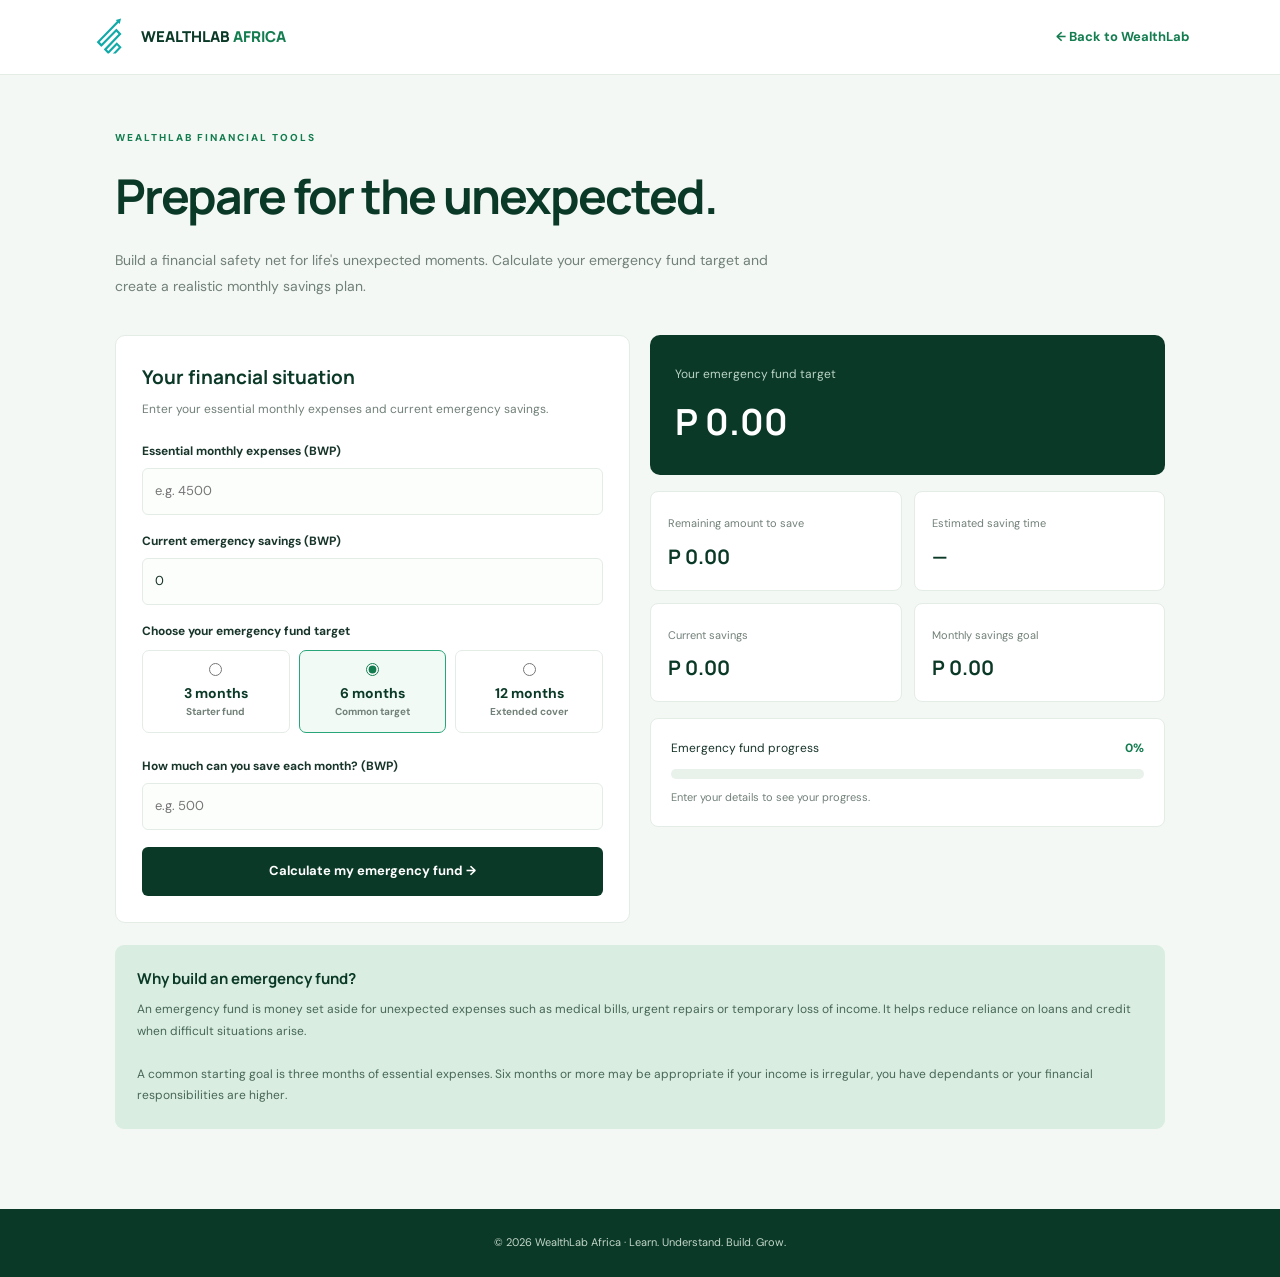
<file: emergency-fund.html>
<!DOCTYPE html>
<html lang="en">
<head>
  <meta charset="UTF-8">
  <meta name="viewport" content="width=device-width, initial-scale=1.0">
  <meta name="theme-color" content="#0B3927">
  <title>Emergency Fund Planner | WealthLab Africa</title>

  <link rel="preconnect" href="https://fonts.googleapis.com">
  <link rel="preconnect" href="https://fonts.gstatic.com" crossorigin>
  <link href="https://fonts.googleapis.com/css2?family=DM+Sans:wght@400;500;600;700&family=Manrope:wght@400;500;600;700;800&display=swap" rel="stylesheet">

  <style>
    :root {
      --forest:#0B3927;
      --emerald:#147D50;
      --teal:#28A67A;
      --mint:#D9EEE1;
      --soft:#F3F8F4;
      --text:#18352A;
      --muted:#718078;
      --border:#E4ECE6;
    }

    * { box-sizing:border-box; margin:0; padding:0; }

    body {
      font-family:'DM Sans',sans-serif;
      background:var(--soft);
      color:var(--text);
      line-height:1.6;
    }

    button,input,select { font:inherit; }

    .header {
      background:white;
      border-bottom:1px solid var(--border);
      padding:17px 7%;
      display:flex;
      justify-content:space-between;
      align-items:center;
    }

    .brand {
      display:flex;
      align-items:center;
      gap:11px;
      color:var(--forest);
      font-family:Manrope,sans-serif;
      font-weight:800;
      font-size:15px;
      text-decoration:none;
    }

    .brand img { width:40px;height:40px;object-fit:contain; }
    .brand span span { color:var(--emerald); }

    .back-link {
      color:var(--emerald);
      font-size:13px;
      font-weight:700;
      text-decoration:none;
    }

    .container {
      width:min(1050px,90%);
      margin:55px auto 80px;
    }

    .eyebrow {
      color:var(--emerald);
      font-size:10px;
      letter-spacing:2px;
      font-weight:800;
    }

    h1,h2,h3 { font-family:Manrope,sans-serif; }

    h1 {
      color:var(--forest);
      font-size:clamp(34px,5vw,48px);
      letter-spacing:-2px;
      margin:12px 0;
    }

    .intro {
      color:var(--muted);
      max-width:690px;
      font-size:14px;
      line-height:1.9;
    }

    .layout {
      display:grid;
      grid-template-columns:1fr 1fr;
      gap:20px;
      margin-top:35px;
      align-items:start;
    }

    .panel {
      background:white;
      border:1px solid var(--border);
      border-radius:10px;
      padding:26px;
      min-width:0;
    }

    .panel h2 {
      color:var(--forest);
      font-size:19px;
      margin-bottom:8px;
    }

    .description {
      color:var(--muted);
      font-size:12px;
      margin-bottom:22px;
    }

    .field { margin-bottom:17px; }

    label {
      display:block;
      font-size:12px;
      font-weight:700;
      margin-bottom:7px;
    }

    input,select {
      width:100%;
      border:1px solid var(--border);
      border-radius:6px;
      padding:12px;
      background:#FCFEFC;
      color:var(--text);
      outline:none;
      font-size:13px;
    }

    input:focus,select:focus {
      border-color:var(--teal);
      box-shadow:0 0 0 3px rgba(40,166,122,.1);
    }

    .target-options {
      display:grid;
      grid-template-columns:repeat(3,1fr);
      gap:9px;
      margin-top:9px;
    }

    .target-option {
      border:1px solid var(--border);
      border-radius:7px;
      padding:12px 5px;
      text-align:center;
      cursor:pointer;
      background:white;
    }

    .target-option:has(input:checked) {
      border-color:var(--teal);
      background:#F1FAF5;
    }

    .target-option input {
      width:auto;
      accent-color:var(--emerald);
    }

    .target-option strong {
      display:block;
      color:var(--forest);
      font-size:14px;
    }

    .target-option small {
      display:block;
      color:var(--muted);
      font-size:10px;
    }

    .primary-button {
      width:100%;
      border:0;
      border-radius:6px;
      background:var(--forest);
      color:white;
      padding:14px;
      font-size:13px;
      font-weight:700;
      cursor:pointer;
      transition:.2s;
    }

    .primary-button:hover { background:var(--emerald); }

    .result-card {
      background:var(--forest);
      color:white;
      border-radius:10px;
      padding:25px;
      margin-bottom:16px;
    }

    .result-card span {
      color:#B9D4C6;
      font-size:12px;
    }

    .result-card strong {
      display:block;
      font-family:Manrope,sans-serif;
      font-size:clamp(27px,4vw,36px);
      margin-top:7px;
      overflow-wrap:anywhere;
    }

    .result-grid {
      display:grid;
      grid-template-columns:1fr 1fr;
      gap:12px;
    }

    .result-item {
      background:white;
      border:1px solid var(--border);
      border-radius:8px;
      padding:17px;
    }

    .result-item span {
      color:var(--muted);
      font-size:11px;
    }

    .result-item strong {
      display:block;
      color:var(--forest);
      font-family:Manrope,sans-serif;
      font-size:20px;
      margin-top:6px;
      overflow-wrap:anywhere;
    }

    .progress-panel {
      margin-top:16px;
      background:white;
      border:1px solid var(--border);
      border-radius:8px;
      padding:20px;
    }

    .progress-heading {
      display:flex;
      justify-content:space-between;
      gap:10px;
      font-size:12px;
      margin-bottom:10px;
    }

    .progress-heading strong { color:var(--emerald); }

    .progress-track {
      width:100%;
      height:10px;
      background:#E9F1EB;
      border-radius:20px;
      overflow:hidden;
    }

    .progress-fill {
      height:100%;
      width:0;
      background:var(--teal);
      border-radius:20px;
      transition:width .5s;
    }

    .progress-note {
      color:var(--muted);
      font-size:11px;
      margin-top:10px;
    }

    .feedback {
      display:none;
      padding:12px;
      border-radius:6px;
      margin-top:15px;
      font-size:12px;
    }

    .feedback.error {
      display:block;
      background:#FFF0F0;
      color:#A43B3B;
    }

    .feedback.success {
      display:block;
      background:#EAF7EF;
      color:var(--emerald);
    }

    .tip {
      margin-top:22px;
      padding:22px;
      background:var(--mint);
      border-radius:9px;
    }

    .tip h3 {
      color:var(--forest);
      font-size:15px;
      margin-bottom:8px;
    }

    .tip p {
      color:#476657;
      font-size:12px;
      line-height:1.8;
    }

    .footer {
      background:var(--forest);
      color:#C2D6CA;
      text-align:center;
      padding:25px;
      font-size:11px;
    }

    @media(max-width:760px) {
      .layout { grid-template-columns:1fr; }
      .container { margin-top:35px; }
      .header { padding:14px 5%; }
    }

    @media(max-width:420px) {
      .result-grid { grid-template-columns:1fr; }
      .panel { padding:19px; }
    }
  </style>
</head>

<body>

<header class="header">
  <a href="index.html" class="brand">
    <img src="wealthlab-logo.svg" alt="WealthLab Africa logo">
    <span>WEALTHLAB <span>AFRICA</span></span>
  </a>
  <a href="index.html#tools" class="back-link">← Back to WealthLab</a>
</header>

<main class="container">

  <div class="eyebrow">WEALTHLAB FINANCIAL TOOLS</div>
  <h1>Prepare for the unexpected.</h1>
  <p class="intro">
    Build a financial safety net for life's unexpected moments.
    Calculate your emergency fund target and create a realistic
    monthly savings plan.
  </p>

  <section class="layout">

    <div class="panel">
      <h2>Your financial situation</h2>
      <p class="description">
        Enter your essential monthly expenses and current emergency savings.
      </p>

      <div class="field">
        <label for="expenses">Essential monthly expenses (BWP)</label>
        <input type="number" id="expenses" min="0.01" step="0.01" placeholder="e.g. 4500">
      </div>

      <div class="field">
        <label for="current-savings">Current emergency savings (BWP)</label>
        <input type="number" id="current-savings" min="0" step="0.01" value="0" placeholder="e.g. 2000">
      </div>

      <div class="field">
        <label>Choose your emergency fund target</label>

        <div class="target-options">
          <label class="target-option">
            <input type="radio" name="months" value="3">
            <strong>3 months</strong>
            <small>Starter fund</small>
          </label>

          <label class="target-option">
            <input type="radio" name="months" value="6" checked>
            <strong>6 months</strong>
            <small>Common target</small>
          </label>

          <label class="target-option">
            <input type="radio" name="months" value="12">
            <strong>12 months</strong>
            <small>Extended cover</small>
          </label>
        </div>
      </div>

      <div class="field">
        <label for="monthly-saving">How much can you save each month? (BWP)</label>
        <input type="number" id="monthly-saving" min="0" step="0.01" placeholder="e.g. 500">
      </div>

      <button type="button" class="primary-button" id="calculate">
        Calculate my emergency fund →
      </button>

      <div id="feedback" class="feedback" role="status"></div>
    </div>

    <div>
      <div class="result-card">
        <span>Your emergency fund target</span>
        <strong id="target">P 0.00</strong>
      </div>

      <div class="result-grid">
        <div class="result-item">
          <span>Remaining amount to save</span>
          <strong id="remaining">P 0.00</strong>
        </div>

        <div class="result-item">
          <span>Estimated saving time</span>
          <strong id="time">—</strong>
        </div>

        <div class="result-item">
          <span>Current savings</span>
          <strong id="saved">P 0.00</strong>
        </div>

        <div class="result-item">
          <span>Monthly savings goal</span>
          <strong id="monthly-goal">P 0.00</strong>
        </div>
      </div>

      <div class="progress-panel">
        <div class="progress-heading">
          <span>Emergency fund progress</span>
          <strong id="percentage">0%</strong>
        </div>

        <div class="progress-track">
          <div class="progress-fill" id="progress"></div>
        </div>

        <p class="progress-note" id="progress-note">
          Enter your details to see your progress.
        </p>
      </div>
    </div>

  </section>

  <section class="tip">
    <h3>Why build an emergency fund?</h3>
    <p>
      An emergency fund is money set aside for unexpected expenses
      such as medical bills, urgent repairs or temporary loss of income.
      It helps reduce reliance on loans and credit when difficult
      situations arise.
      <br><br>
      A common starting goal is three months of essential expenses.
      Six months or more may be appropriate if your income is irregular,
      you have dependants or your financial responsibilities are higher.
    </p>
  </section>

</main>

<footer class="footer">
  © <span id="year"></span> WealthLab Africa · Learn. Understand. Build. Grow.
</footer>

<script>
  const expensesInput = document.getElementById("expenses");
  const savingsInput = document.getElementById("current-savings");
  const monthlyInput = document.getElementById("monthly-saving");
  const feedback = document.getElementById("feedback");

  function money(value) {
    return "P " + value.toLocaleString("en-BW", {
      minimumFractionDigits: 2,
      maximumFractionDigits: 2
    });
  }

  function showFeedback(message, type) {
    feedback.textContent = message;
    feedback.className = "feedback " + type;
  }

  function calculateFund() {
    const expenses = Number(expensesInput.value);
    const savings = Number(savingsInput.value);
    const monthly = Number(monthlyInput.value);

    const selectedMonths = document.querySelector(
      'input[name="months"]:checked'
    );

    if (!Number.isFinite(expenses) || expenses <= 0 ||
        !Number.isFinite(savings) || savings < 0 ||
        !Number.isFinite(monthly) || monthly < 0 ||
        !selectedMonths) {
      showFeedback(
        "Please enter valid expenses, savings and monthly contribution amounts.",
        "error"
      );
      return;
    }

    const months = Number(selectedMonths.value);
    const target = expenses * months;
    const remaining = Math.max(0, target - savings);
    const progress = Math.min(100, (savings / target) * 100);

    let savingTime = "Already reached";

    if (remaining > 0 && monthly > 0) {
      const requiredMonths = Math.ceil(remaining / monthly);
      const years = Math.floor(requiredMonths / 12);
      const extraMonths = requiredMonths % 12;

      savingTime = "";

      if (years > 0) {
        savingTime += years + (years === 1 ? " year " : " years ");
      }

      if (extraMonths > 0) {
        savingTime += extraMonths + (extraMonths === 1 ? " month" : " months");
      }

      savingTime = savingTime.trim();
    } else if (remaining > 0) {
      savingTime = "Set a monthly goal";
    }

    document.getElementById("target").textContent = money(target);
    document.getElementById("remaining").textContent = money(remaining);
    document.getElementById("time").textContent = savingTime;
    document.getElementById("saved").textContent = money(savings);
    document.getElementById("monthly-goal").textContent = money(monthly);

    document.getElementById("percentage").textContent =
      progress.toFixed(1) + "%";

    document.getElementById("progress").style.width =
      progress.toFixed(2) + "%";

    document.getElementById("progress-note").textContent =
      money(savings) + " saved out of " + money(target) + ".";

    if (remaining === 0) {
      showFeedback(
        "Congratulations! You have reached your selected emergency fund target.",
        "success"
      );
    } else if (monthly === 0) {
      showFeedback(
        "Your target is calculated. Enter a monthly savings contribution to estimate how long it will take.",
        "success"
      );
    } else {
      showFeedback(
        "Your emergency fund plan has been calculated. Keep contributing consistently towards your target.",
        "success"
      );
    }
  }

  document.getElementById("calculate").addEventListener("click", calculateFund);

  document.getElementById("year").textContent = new Date().getFullYear();
</script>

</body>
</html>
</file>
<file: styles.css>
:root {
  --emerald: #147D50;
  --forest: #0B3927;
  --teal: #28A67A;
  --mint: #D9EEE1;
  --soft-white: #F3F8F4;
  --white: #FFFFFF;
  --text: #18352A;
  --muted: #718078;
  --border: #E4ECE6;
}

* {
  margin: 0;
  padding: 0;
  box-sizing: border-box;
}

html {
  scroll-behavior: smooth;
}

body {
  font-family: 'DM Sans', sans-serif;
  color: var(--text);
  background: var(--white);
  line-height: 1.6;
  overflow-x: hidden;
}

a {
  color: inherit;
  text-decoration: none;
}

button {
  font: inherit;
}

/* HEADER */

.header {
  height: 88px;
  padding: 0 7%;
  display: flex;
  align-items: center;
  justify-content: space-between;
  background: rgba(255,255,255,.96);
  border-bottom: 1px solid var(--border);
  position: sticky;
  top: 0;
  z-index: 100;
  backdrop-filter: blur(15px);
}

.brand {
  display: flex;
  align-items: center;
  gap: 11px;
  font-family: 'Manrope', sans-serif;
  font-size: 15px;
  font-weight: 700;
  letter-spacing: -.6px;
}

.brand strong,
.footer-brand strong {
  color: var(--emerald);
}

.brand-mark {
  width: 39px;
  height: 39px;
  color: #13B9B5;
}

.nav {
  display: flex;
  gap: 35px;
  align-items: center;
}

.nav a {
  color: #52645A;
  font-size: 13px;
  font-weight: 600;
  transition: color .2s;
}

.nav a:hover {
  color: var(--emerald);
}

.header-cta {
  padding: 13px 19px;
  border-radius: 5px;
  background: var(--forest);
  color: white;
  font-size: 12px;
  font-weight: 700;
  transition: background .2s, transform .2s;
}

.header-cta:hover,
.primary-button:hover {
  background: var(--emerald);
  transform: translateY(-2px);
}

.header-cta span {
  margin-left: 12px;
}

.menu-toggle {
  display: none;
  border: none;
  background: none;
  font-size: 24px;
  color: var(--forest);
  cursor: pointer;
}

/* HERO SECTION */

.hero {
  min-height: 650px;
  padding: 95px 9% 105px;
  display: grid;
  grid-template-columns: 1.05fr .95fr;
  align-items: center;
  gap: 50px;
  background:
    radial-gradient(ellipse at 85% 50%, rgba(217,238,225,.6), transparent 45%),
    linear-gradient(115deg, #FFFFFF 45%, #F5FAF6 100%);
  position: relative;
}

.hero-content {
  max-width: 590px;
  animation: rise .8s ease both;
}

.eyebrow,
.section-label {
  color: var(--emerald);
  font-size: 10px;
  font-weight: 700;
  letter-spacing: 2px;
}

.eyebrow {
  display: flex;
  align-items: center;
  gap: 10px;
  margin-bottom: 29px;
}

.eyebrow span {
  width: 25px;
  height: 2px;
  background: var(--teal);
}

.hero h1 {
  font-family: 'Manrope', sans-serif;
  font-size: clamp(48px, 6vw, 76px);
  line-height: 1.08;
  letter-spacing: -4px;
  font-weight: 800;
  color: var(--forest);
}

.hero h1 span,
.intro h2 span,
.book-copy h2 span,
.closing-section h2 span {
  color: var(--emerald);
}

.hero-description {
  max-width: 470px;
  margin-top: 26px;
  color: var(--muted);
  font-size: 15px;
  line-height: 1.9;
}

.hero-actions {
  display: flex;
  align-items: center;
  gap: 26px;
  margin-top: 34px;
  flex-wrap: wrap;
}

.primary-button {
  display: inline-flex;
  align-items: center;
  justify-content: center;
  gap: 28px;
  padding: 16px 22px;
  background: var(--forest);
  color: white;
  border-radius: 4px;
  font-size: 12px;
  font-weight: 700;
  transition: .25s;
}

.primary-button span {
  font-size: 17px;
}

.secondary-button {
  font-size: 12px;
  font-weight: 700;
  color: var(--forest);
  border-bottom: 1px solid #9BB5A5;
  padding-bottom: 5px;
}

.hero-note {
  display: flex;
  align-items: center;
  gap: 11px;
  margin-top: 65px;
  color: #85958B;
  font-size: 11px;
}

.note-line {
  height: 1px;
  width: 35px;
  background: var(--teal);
}

/* HERO VISUAL */

.hero-visual {
  min-width: 0;
  position: relative;
  padding: 30px 0;
  animation: rise 1s .15s ease both;
}

.visual-glow {
  position: absolute;
  width: 400px;
  height: 400px;
  background: rgba(40,166,122,.09);
  filter: blur(75px);
  border-radius: 50%;
  top: 10%;
  left: 10%;
}

.visual-card {
  position: relative;
  background: white;
  border: 1px solid #E5EFE8;
  box-shadow: 0 30px 80px rgba(11,57,39,.09);
  border-radius: 12px;
  padding: 28px;
}

.visual-top,
.visual-bottom {
  display: flex;
  align-items: center;
  justify-content: space-between;
}

.visual-top {
  font-size: 9px;
  letter-spacing: 1.8px;
  color: #87968D;
  font-weight: 700;
}

.visual-dot {
  width: 8px;
  height: 8px;
  border-radius: 50%;
  background: #28A67A;
  box-shadow: 0 0 0 5px #E4F4EA;
}

.growth-visual {
  width: 100%;
  margin: 20px 0 8px;
  overflow: visible;
}

.visual-bottom {
  padding-top: 20px;
  border-top: 1px solid var(--border);
}

.visual-bottom div:first-child {
  display: flex;
  flex-direction: column;
}

.visual-bottom strong {
  color: var(--forest);
  font-family: 'Manrope', sans-serif;
  font-size: 15px;
}

.visual-bottom span {
  color: #84948A;
  font-size: 11px;
}

.visual-symbol {
  font-size: 27px;
  color: var(--teal);
}

.floating-label {
  position: absolute;
  bottom: 3px;
  left: -35px;
  display: flex;
  align-items: center;
  gap: 12px;
  padding: 15px 19px;
  background: white;
  box-shadow: 0 12px 35px rgba(11,57,39,.1);
  border: 1px solid var(--border);
  border-radius: 7px;
}

.floating-icon {
  color: var(--teal);
  font-size: 22px;
}

.floating-label div {
  display: flex;
  flex-direction: column;
}

.floating-label strong {
  font-size: 11px;
  color: var(--forest);
}

.floating-label div span {
  font-size: 10px;
  color: var(--muted);
}

/* INTRODUCTION */

.intro {
  max-width: 850px;
  padding: 125px 30px 115px;
  margin: auto;
  text-align: center;
}

.intro h2,
.section-heading h2,
.book-copy h2,
.futuresim-section h2,
.closing-section h2 {
  font-family: 'Manrope', sans-serif;
  font-size: clamp(30px, 4vw, 46px);
  line-height: 1.2;
  letter-spacing: -1.8px;
  color: var(--forest);
  font-weight: 800;
}

.intro h2 {
  margin-top: 22px;
}

.intro p {
  max-width: 600px;
  margin: 22px auto 0;
  color: var(--muted);
  font-size: 14px;
  line-height: 1.9;
}

/* LEARNING SECTION */

.learning-section,
.tools-section {
  padding: 100px 9%;
  background: var(--soft-white);
}

.section-heading {
  display: flex;
  align-items: flex-end;
  justify-content: space-between;
  gap: 25px;
  margin-bottom: 45px;
}

.section-heading h2 {
  margin-top: 16px;
  font-size: clamp(28px, 3.5vw, 39px);
}

.section-index {
  color: #91A399;
  font-size: 10px;
  letter-spacing: 1px;
}

.learning-grid {
  display: grid;
  grid-template-columns: repeat(3, 1fr);
  gap: 18px;
}

.learning-card {
  background: white;
  padding: 30px;
  min-height: 300px;
  border: 1px solid var(--border);
  border-radius: 5px;
  transition: transform .3s, box-shadow .3s;
  position: relative;
}

.learning-card:hover {
  transform: translateY(-6px);
  box-shadow: 0 18px 40px rgba(11,57,39,.07);
}

.featured-card {
  background: var(--forest);
  color: white;
  border-color: var(--forest);
}

.card-number {
  position: absolute;
  right: 25px;
  top: 24px;
  font-size: 10px;
  color: #9BAD9F;
}

.featured-card .card-number {
  color: #91B5A2;
}

.card-icon {
  font-size: 30px;
  color: var(--teal);
  margin-bottom: 35px;
}

.learning-card h3 {
  font-family: 'Manrope', sans-serif;
  font-size: 19px;
  color: var(--forest);
  margin-bottom: 13px;
}

.featured-card h3 {
  color: white;
}

.learning-card p {
  color: var(--muted);
  font-size: 12px;
  line-height: 1.9;
}

.featured-card p {
  color: #C2D6CA;
}

.learning-card a {
  display: inline-block;
  margin-top: 23px;
  color: var(--emerald);
  font-size: 11px;
  font-weight: 700;
}

.featured-card a {
  color: #65D2A5;
}

.learning-card a span {
  margin-left: 8px;
}

/* BOOK SECTION */

.book-section {
  padding: 110px 12%;
  display: grid;
  grid-template-columns: 1fr 1fr;
  align-items: center;
  gap: 70px;
  background: white;
}

.book-copy h2 {
  margin-top: 22px;
}

.book-copy p {
  max-width: 430px;
  color: var(--muted);
  font-size: 14px;
  line-height: 1.9;
  margin: 22px 0 30px;
}

/* REAL BOOK COVER IMAGE */

.book-art {
  display: flex;
  justify-content: center;
  align-items: center;
  padding: 35px;
  background: radial-gradient(
    circle,
    #E0F1E5,
    #F5FAF6 65%,
    white
  );
  overflow: hidden;
}

.book-cover-image {
  display: block;
  width: 100%;
  max-width: 390px;
  height: auto;
  object-fit: contain;
  border-radius: 2px;
  box-shadow:
    18px 22px 40px rgba(11,57,39,.18),
    0 5px 12px rgba(11,57,39,.08);
  transition: transform .35s ease, box-shadow .35s ease;
}

.book-cover-image:hover {
  transform: translateY(-6px) rotate(-1deg);
  box-shadow: 22px 28px 48px rgba(11,57,39,.22);
}

/* FINANCIAL TOOLS */

.tools-section {
  background: #F6F9F6;
}

.tools-grid {
  display: grid;
  grid-template-columns: 1fr 1fr;
  border-top: 1px solid #DDE8E0;
}

.tool-item {
  min-height: 85px;
  display: flex;
  align-items: center;
  gap: 22px;
  border-bottom: 1px solid #DDE8E0;
  padding: 20px 12px;
  transition: background .2s;
}

.tool-item:nth-child(odd) {
  border-right: 1px solid #DDE8E0;
}

.tool-item:hover {
  background: #EAF4ED;
}

.tool-item > span:first-child {
  font-size: 10px;
  color: #93A59A;
}

.tool-item strong {
  font-family: 'Manrope', sans-serif;
  font-size: 13px;
  color: var(--forest);
  font-weight: 700;
}

.tool-arrow {
  margin-left: auto;
  color: var(--emerald);
  font-size: 18px;
}

/* FUTURESIM */

.futuresim-section {
  padding: 90px 12%;
  display: flex;
  align-items: center;
  justify-content: space-between;
  gap: 50px;
  background: var(--forest);
  color: white;
}

.futuresim-section .section-label {
  color: #69CBA0;
}

.futuresim-section h2 {
  color: white;
  margin-top: 18px;
}

.futuresim-section h2 span {
  color: #5BD0A4;
}

.futuresim-section p {
  max-width: 550px;
  margin-top: 20px;
  color: #C2D7CA;
  font-size: 13px;
  line-height: 1.9;
}

.future-mark {
  font-family: 'Manrope', sans-serif;
  font-size: 145px;
  font-weight: 800;
  color: rgba(255,255,255,.12);
  line-height: 1;
  white-space: nowrap;
}

.future-mark span {
  color: #39B987;
}

/* CLOSING SECTION */

.closing-section {
  padding: 115px 25px;
  text-align: center;
  background:
    radial-gradient(ellipse at center, #EAF6EE, transparent 70%),
    white;
}

.closing-section h2 {
  margin: 20px 0 30px;
  font-size: clamp(39px, 5vw, 60px);
}

/* FOOTER */

.footer {
  padding: 32px 9%;
  background: #082E21;
  display: flex;
  justify-content: space-between;
  align-items: center;
  gap: 20px;
  color: #A8C3B3;
  font-size: 10px;
}

.footer-brand {
  color: white;
  font-family: 'Manrope', sans-serif;
  font-weight: 800;
  letter-spacing: -.4px;
  font-size: 13px;
}

/* ANIMATIONS */

@keyframes rise {
  from {
    opacity: 0;
    transform: translateY(22px);
  }

  to {
    opacity: 1;
    transform: translateY(0);
  }
}

.reveal {
  opacity: 0;
  transform: translateY(20px);
  transition: opacity .7s ease, transform .7s ease;
}

.reveal.visible {
  opacity: 1;
  transform: translateY(0);
}

/* TABLET RESPONSIVENESS */

@media (max-width: 1050px) {
  .header {
    padding: 0 5%;
  }

  .nav {
    gap: 18px;
  }

  .hero {
    padding-left: 6%;
    padding-right: 6%;
    gap: 30px;
  }

  .hero h1 {
    letter-spacing: -2.5px;
  }

  .book-section {
    padding-left: 8%;
    padding-right: 8%;
  }
}

/* MOBILE RESPONSIVENESS */

@media (max-width: 780px) {
  .header {
    height: 72px;
  }

  .menu-toggle {
    display: block;
  }

  .header-cta {
    display: none;
  }

  .nav {
    display: none;
    position: absolute;
    top: 72px;
    left: 0;
    width: 100%;
    background: white;
    padding: 20px 7%;
    flex-direction: column;
    align-items: flex-start;
    gap: 22px;
    border-bottom: 1px solid var(--border);
    box-shadow: 0 15px 25px rgba(11,57,39,.06);
  }

  .nav.open {
    display: flex;
  }

  .hero {
    grid-template-columns: 1fr;
    padding: 75px 7% 80px;
    gap: 30px;
  }

  .hero-content {
    max-width: 650px;
  }

  .hero h1 {
    font-size: clamp(47px, 10vw, 68px);
  }

  .hero-visual {
    max-width: 550px;
    width: 100%;
    margin: auto;
  }

  .hero-note {
    margin-top: 38px;
  }

  .intro {
    padding: 85px 8%;
  }

  .learning-section,
  .tools-section {
    padding: 75px 7%;
  }

  .learning-grid {
    grid-template-columns: 1fr;
  }

  .learning-card {
    min-height: 260px;
  }

  .book-section {
    grid-template-columns: 1fr;
    gap: 35px;
    padding: 80px 8%;
  }

  .book-art {
    min-height: 430px;
    padding: 25px;
  }

  .book-cover-image {
    max-width: 340px;
  }

  .futuresim-section {
    padding: 75px 8%;
  }

  .future-mark {
    font-size: 90px;
  }

  .footer {
    flex-wrap: wrap;
  }
}

/* SMALL MOBILE SCREENS */

@media (max-width: 520px) {
  .brand {
    font-size: 13px;
  }

  .brand-mark {
    width: 33px;
    height: 33px;
  }

  .hero {
    padding-top: 60px;
  }

  .hero h1 {
    font-size: 47px;
    letter-spacing: -2.5px;
  }

  .hero-description {
    font-size: 13px;
  }

  .hero-actions {
    gap: 18px;
  }

  .visual-card {
    padding: 18px;
  }

  .floating-label {
    left: -8px;
    bottom: -20px;
  }

  .section-heading {
    align-items: flex-start;
    flex-direction: column;
  }

  .tools-grid {
    grid-template-columns: 1fr;
  }

  .tool-item:nth-child(odd) {
    border-right: none;
  }

  .futuresim-section {
    flex-direction: column;
    align-items: flex-start;
  }

  .future-mark {
    font-size: 75px;
  }

  .footer {
    flex-direction: column;
    align-items: flex-start;
  }
}
</file>
